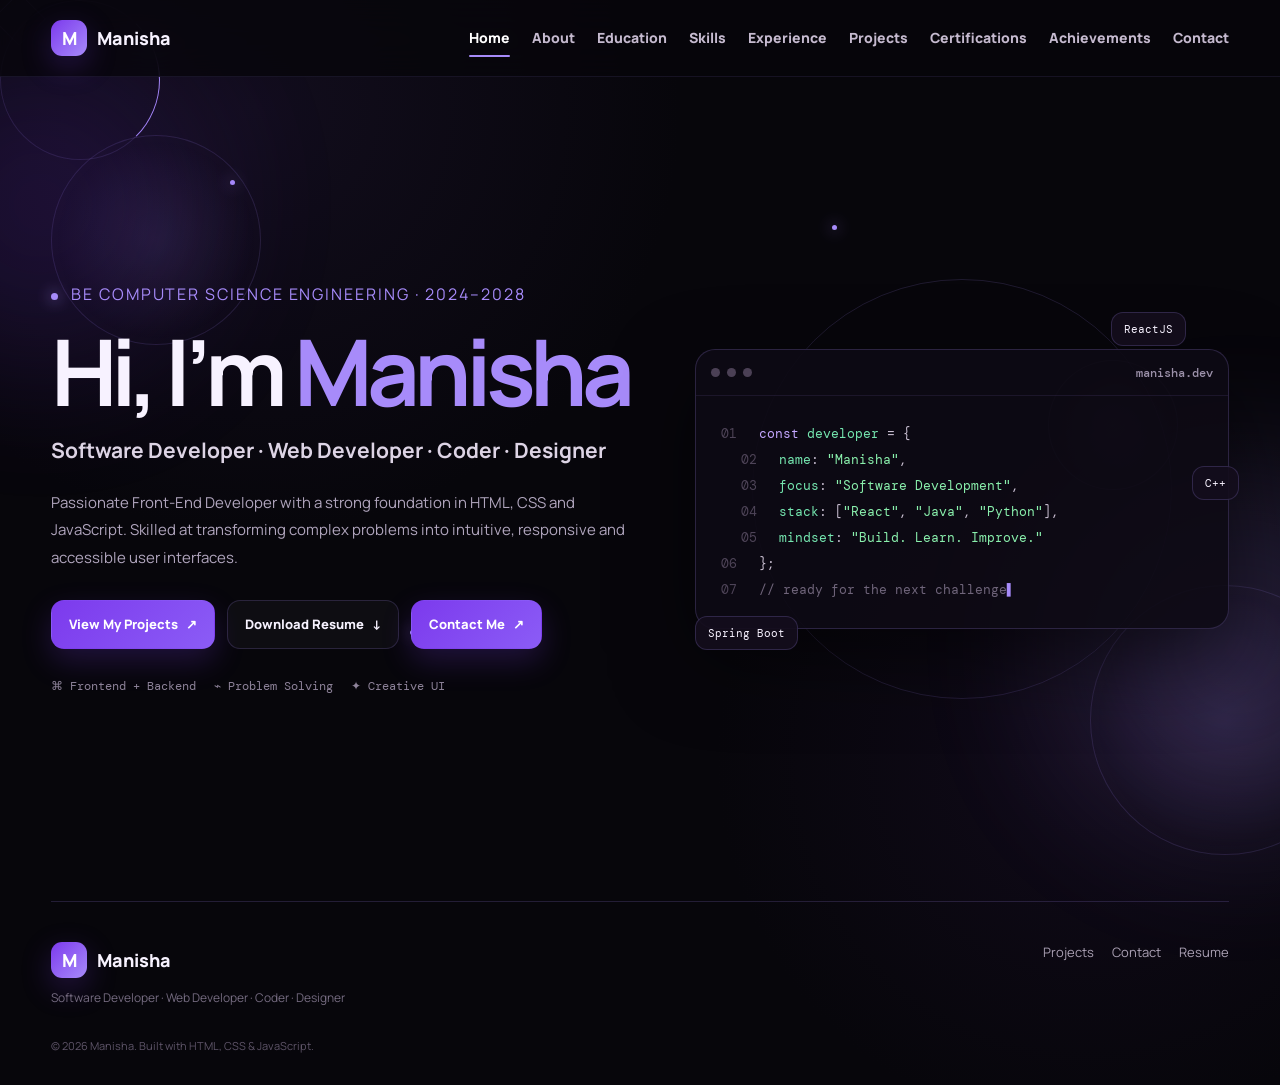
<file: index.html>
<!DOCTYPE html>
<html lang="en">

<head>
  <meta charset="UTF-8">
  <meta name="viewport" content="width=device-width, initial-scale=1.0">
  <meta name="description" content="Manisha — Software Developer, Web Developer, Coder and Designer portfolio.">
  <title>Home | Manisha Portfolio</title>
  <link rel="preconnect" href="https://fonts.googleapis.com">
  <link rel="preconnect" href="https://fonts.gstatic.com" crossorigin>
  <link
    href="https://fonts.googleapis.com/css2?family=DM+Mono:wght@400;500&family=Manrope:wght@400;500;600;700;800&display=swap"
    rel="stylesheet">
  <link rel="stylesheet" href="styles.css">
</head>

<body>
  <div class="page-glow page-glow-a"></div>
  <div class="page-glow page-glow-b"></div>
  <div class="animated-bg" aria-hidden="true"><span class="bg-orb o1"></span><span class="bg-orb o2"></span><span
      class="bg-orb o3"></span><span class="bg-ring"></span><span class="bg-square"></span><span
      class="bg-dot d1"></span><span class="bg-dot d2"></span><span class="bg-dot d3"></span></div>
  <header class="site-header">
    <nav class="nav shell">
      <a class="brand" href="index.html"><span class="brand-mark">M</span><span>Manisha</span></a>
      <button class="menu-toggle" id="menuToggle"
        aria-label="Open navigation"><span></span><span></span><span></span></button>
      <div class="nav-links" id="navLinks">
        <a href="index.html" class="nav-link" data-page="index.html">Home</a><a href="about.html" class="nav-link"
          data-page="about.html">About</a><a href="education.html" class="nav-link"
          data-page="education.html">Education</a><a href="skills.html" class="nav-link"
          data-page="skills.html">Skills</a><a href="experience.html" class="nav-link"
          data-page="experience.html">Experience</a><a href="projects.html" class="nav-link"
          data-page="projects.html">Projects</a><a href="certifications.html" class="nav-link"
          data-page="certifications.html">Certifications</a><a href="achievements.html" class="nav-link"
          data-page="achievements.html">Achievements</a><a href="contact.html" class="nav-link"
          data-page="contact.html">Contact</a>
      </div>
    </nav>
  </header>
  <main>
    <section class="hero shell page-section">
      <div class="hero-copy reveal">
        <p style="font: 800 18px,'DM Mono', monospace;
    color: var(--accent);
    text-transform: uppercase;
    letter-spacing: .12em;"><span class="pulse-dot"></span> BE Computer Science Engineering · 2024–2028</p>
        <h1>Hi, I’m <span>Manisha</span></h1>
        <p class="hero-role">Software Developer <b>·</b> Web Developer <b>·</b> Coder <b>·</b> Designer</p>
        <p class="hero-text">Passionate Front-End Developer with a strong foundation in HTML, CSS and JavaScript.
          Skilled at transforming complex problems into intuitive, responsive and accessible user interfaces.</p>
        <div class="hero-actions">
          <a class="btn btn-primary" href="projects.html">View My Projects <span>↗</span></a>
          <a class="btn btn-ghost" href="resume.html" target="_blank">Download Resume <span>↓</span></a>
          <a class="btn btn-primary" href="contact.html">Contact Me<span>↗</span></a>
        </div>
        <div class="hero-meta"><span>⌘ Frontend + Backend</span><span>⌁ Problem Solving</span><span>✦ Creative UI</span>
        </div>
      </div>
      <div class="hero-visual reveal delay-1">
        <div class="terminal-window">
          <div class="terminal-bar"><i></i><i></i><i></i><b>manisha.dev</b></div>
          <div class="terminal-body">
            <div><em>01</em> <span class="purple">const</span> <span class="cyan">developer</span> = {</div>
            <div class="indent"><em>02</em> <span class="cyan">name</span>: <span class="green">"Manisha"</span>,</div>
            <div class="indent"><em>03</em> <span class="cyan">focus</span>: <span class="green">"Software
                Development"</span>,</div>
            <div class="indent"><em>04</em> <span class="cyan">stack</span>: [<span class="green">"React"</span>, <span
                class="green">"Java"</span>, <span class="green">"Python"</span>],</div>
            <div class="indent"><em>05</em> <span class="cyan">mindset</span>: <span class="green">"Build. Learn.
                Improve."</span></div>
            <div><em>06</em> };</div>
            <div class="muted"><em>07</em> // ready for the next challenge<span class="cursor">▌</span></div>
          </div>
        </div>
        <span class="orbit-card orbit-one">ReactJS</span><span class="orbit-card orbit-two">Spring Boot</span><span
          class="orbit-card orbit-three">C++</span>
        <div class="hero-ring"></div>
      </div>
    </section>
  </main>
  <footer class="footer shell">
    <div><a class="brand" href="index.html"><span class="brand-mark">M</span><span>Manisha</span></a>
      <p>Software Developer · Web Developer · Coder · Designer</p>
    </div>
    <div class="footer-links"><a href="projects.html">Projects</a><a href="contact.html">Contact</a><a
        href="resume.html">Resume</a></div>
    <div class="footer-bottom">© 2026 Manisha. Built with HTML, CSS & JavaScript.</div>
  </footer>
  <button class="back-top" id="backTop" aria-label="Back to top">↑</button>
  <script src="app.js"></script>
</body>

</html>
</file>
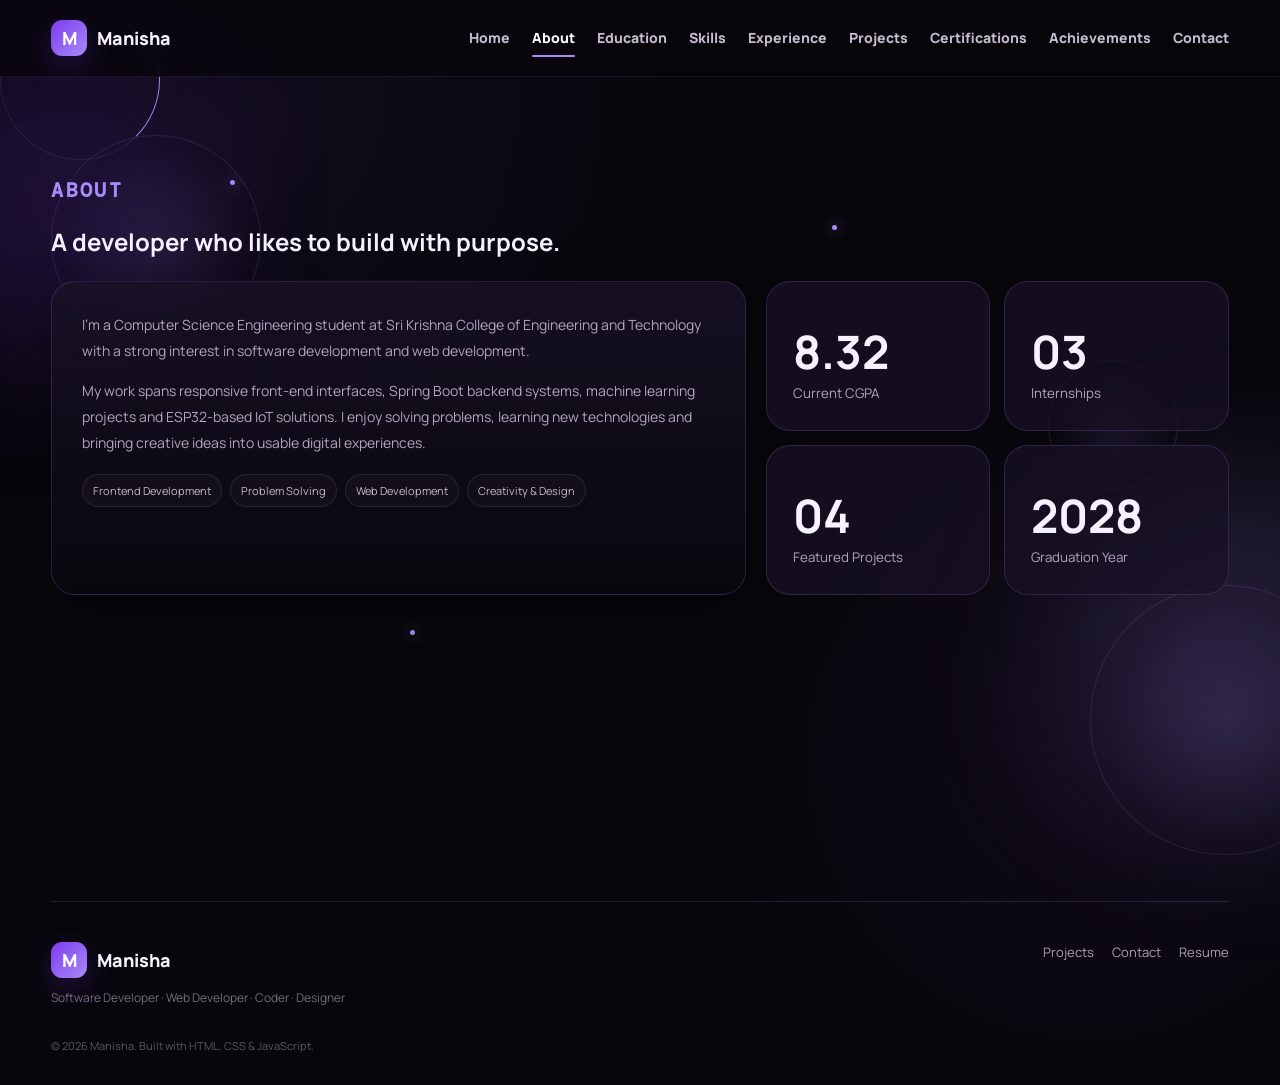
<file: about.html>
<!DOCTYPE html>
<html lang="en">

<head>
  <meta charset="UTF-8">
  <meta name="viewport" content="width=device-width, initial-scale=1.0">
  <meta name="description" content="Manisha — Software Developer, Web Developer, Coder and Designer portfolio.">
  <title>About | Manisha Portfolio</title>
  <link rel="preconnect" href="https://fonts.googleapis.com">
  <link rel="preconnect" href="https://fonts.gstatic.com" crossorigin>
  <link
    href="https://fonts.googleapis.com/css2?family=DM+Mono:wght@400;500&family=Manrope:wght@400;500;600;700;800&display=swap"
    rel="stylesheet">
  <link rel="stylesheet" href="styles.css">
</head>

<body>
  <div class="page-glow page-glow-a"></div>
  <div class="page-glow page-glow-b"></div>
  <div class="animated-bg" aria-hidden="true"><span class="bg-orb o1"></span><span class="bg-orb o2"></span><span
      class="bg-orb o3"></span><span class="bg-ring"></span><span class="bg-square"></span><span
      class="bg-dot d1"></span><span class="bg-dot d2"></span><span class="bg-dot d3"></span></div>
  <header class="site-header">
    <nav class="nav shell">
      <a class="brand" href="index.html"><span class="brand-mark">M</span><span>Manisha</span></a>
      <button class="menu-toggle" id="menuToggle"
        aria-label="Open navigation"><span></span><span></span><span></span></button>
      <div class="nav-links" id="navLinks">
        <a href="index.html" class="nav-link" data-page="index.html">Home</a><a href="about.html" class="nav-link"
          data-page="about.html">About</a><a href="education.html" class="nav-link"
          data-page="education.html">Education</a><a href="skills.html" class="nav-link"
          data-page="skills.html">Skills</a><a href="experience.html" class="nav-link"
          data-page="experience.html">Experience</a><a href="projects.html" class="nav-link"
          data-page="projects.html">Projects</a><a href="certifications.html" class="nav-link"
          data-page="certifications.html">Certifications</a><a href="achievements.html" class="nav-link"
          data-page="achievements.html">Achievements</a><a href="contact.html" class="nav-link"
          data-page="contact.html">Contact</a>
      </div>
    </nav>
  </header>
  <main>
    <section class="content-page shell page-section">
      <div class="page-header reveal">
        <div>
          <p class="eyebrow">About</p>
          <h1>A developer who likes to <span>build with purpose.</span></h1>
        </div>
      </div>
      <div class="about-grid">
        <article class="panel reveal">
          <p>I’m a Computer Science Engineering student at Sri Krishna College of Engineering and Technology with a
            strong interest in software development and web development.</p>
          <p>My work spans responsive front-end interfaces, Spring Boot backend systems, machine learning projects and
            ESP32-based IoT solutions. I enjoy solving problems, learning new technologies and bringing creative ideas
            into usable digital experiences.</p>
          <div class="tags"><span>Frontend Development</span><span>Problem Solving</span><span>Web
              Development</span><span>Creativity & Design</span></div>
        </article>
        <div class="stats reveal delay-1">
          <div class="stat"><strong>8.32</strong><small>Current CGPA</small></div>
          <div class="stat"><strong>03</strong><small>Internships</small></div>
          <div class="stat"><strong>04</strong><small>Featured Projects</small></div>
          <div class="stat"><strong>2028</strong><small>Graduation Year</small></div>
        </div>
      </div>
    </section>
  </main>
  <footer class="footer shell">
    <div><a class="brand" href="index.html"><span class="brand-mark">M</span><span>Manisha</span></a>
      <p>Software Developer · Web Developer · Coder · Designer</p>
    </div>
    <div class="footer-links"><a href="projects.html">Projects</a><a href="contact.html">Contact</a><a
        href="resume.html">Resume</a></div>
    <div class="footer-bottom">© 2026 Manisha. Built with HTML, CSS & JavaScript.</div>
  </footer>
  <button class="back-top" id="backTop" aria-label="Back to top">↑</button>
  <script src="app.js"></script>
</body>

</html>
</file>
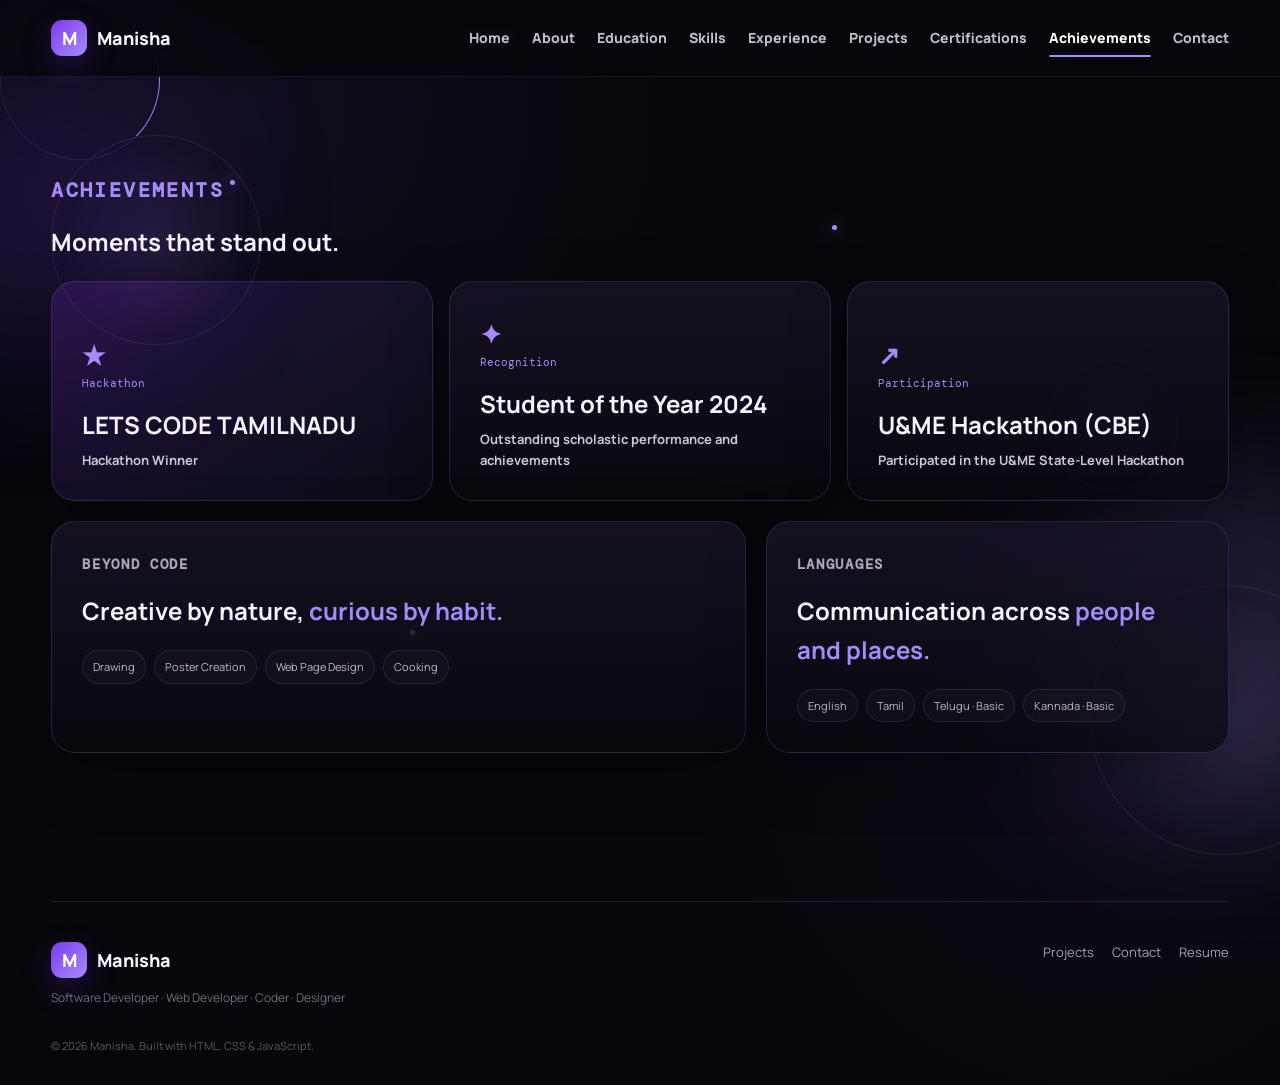
<file: achievements.html>
<!DOCTYPE html>
<html lang="en">

<head>
  <meta charset="UTF-8">
  <meta name="viewport" content="width=device-width, initial-scale=1.0">
  <meta name="description" content="Manisha — Software Developer, Web Developer, Coder and Designer portfolio.">
  <title>Achievements | Manisha Portfolio</title>
  <link rel="preconnect" href="https://fonts.googleapis.com">
  <link rel="preconnect" href="https://fonts.gstatic.com" crossorigin>
  <link
    href="https://fonts.googleapis.com/css2?family=DM+Mono:wght@400;500&family=Manrope:wght@400;500;600;700;800&display=swap"
    rel="stylesheet">
  <link rel="stylesheet" href="styles.css">
</head>

<body>
  <div class="page-glow page-glow-a"></div>
  <div class="page-glow page-glow-b"></div>
  <div class="animated-bg" aria-hidden="true"><span class="bg-orb o1"></span><span class="bg-orb o2"></span><span
      class="bg-orb o3"></span><span class="bg-ring"></span><span class="bg-square"></span><span
      class="bg-dot d1"></span><span class="bg-dot d2"></span><span class="bg-dot d3"></span></div>
  <header class="site-header">
    <nav class="nav shell">
      <a class="brand" href="index.html"><span class="brand-mark">M</span><span>Manisha</span></a>
      <button class="menu-toggle" id="menuToggle"
        aria-label="Open navigation"><span></span><span></span><span></span></button>
      <div class="nav-links" id="navLinks">
        <a href="index.html" class="nav-link" data-page="index.html">Home</a><a href="about.html" class="nav-link"
          data-page="about.html">About</a><a href="education.html" class="nav-link"
          data-page="education.html">Education</a><a href="skills.html" class="nav-link"
          data-page="skills.html">Skills</a><a href="experience.html" class="nav-link"
          data-page="experience.html">Experience</a><a href="projects.html" class="nav-link"
          data-page="projects.html">Projects</a><a href="certifications.html" class="nav-link"
          data-page="certifications.html">Certifications</a><a href="achievements.html" class="nav-link"
          data-page="achievements.html">Achievements</a><a href="contact.html" class="nav-link"
          data-page="contact.html">Contact</a>
      </div>
    </nav>
  </header>
  <main>
    <section class="content-page shell page-section">
      <div class="page-header reveal">
        <div>
          <p class="eyebrow">Achievements</p>
          <h1>Moments that <span>stand out.</span></h1>
        </div>
      </div>
      <div class="card-grid three">
        <article class="achievement-card reveal"><b class="achievement-icon">★</b><small>Hackathon</small>
          <h2>LETS CODE TAMILNADU</h2><strong>Hackathon Winner</strong>
        </article>
        <article class="achievement-card reveal delay-1"><b class="achievement-icon">✦</b><small>Recognition</small>
          <h2>Student of the Year 2024</h2><strong>Outstanding scholastic performance and achievements</strong>
        </article>
        <article class="achievement-card reveal delay-2"><b class="achievement-icon">↗</b><small>Participation</small>
          <h2>U&ME Hackathon (CBE)</h2><strong>Participated in the U&ME State-Level Hackathon</strong>
        </article>
      </div>
      <div class="about-grid life-block">
        <article class="panel reveal">
          <p class="eyebrow">Beyond code</p>
          <h2>Creative by nature, <span>curious by habit.</span></h2>
          <div class="tags"><span>Drawing</span><span>Poster Creation</span><span>Web Page
              Design</span><span>Cooking</span></div>
        </article>
        <article class="panel reveal delay-1">
          <p class="eyebrow">Languages</p>
          <h2>Communication across <span>people and places.</span></h2>
          <div class="tags"><span>English</span><span>Tamil</span><span>Telugu · Basic</span><span>Kannada ·
              Basic</span></div>
        </article>
      </div>
    </section>
  </main>
  <footer class="footer shell">
    <div><a class="brand" href="index.html"><span class="brand-mark">M</span><span>Manisha</span></a>
      <p>Software Developer · Web Developer · Coder · Designer</p>
    </div>
    <div class="footer-links"><a href="projects.html">Projects</a><a href="contact.html">Contact</a><a
        href="resume.html">Resume</a></div>
    <div class="footer-bottom">© 2026 Manisha. Built with HTML, CSS & JavaScript.</div>
  </footer>
  <button class="back-top" id="backTop" aria-label="Back to top">↑</button>
  <script src="app.js"></script>
</body>

</html>
</file>
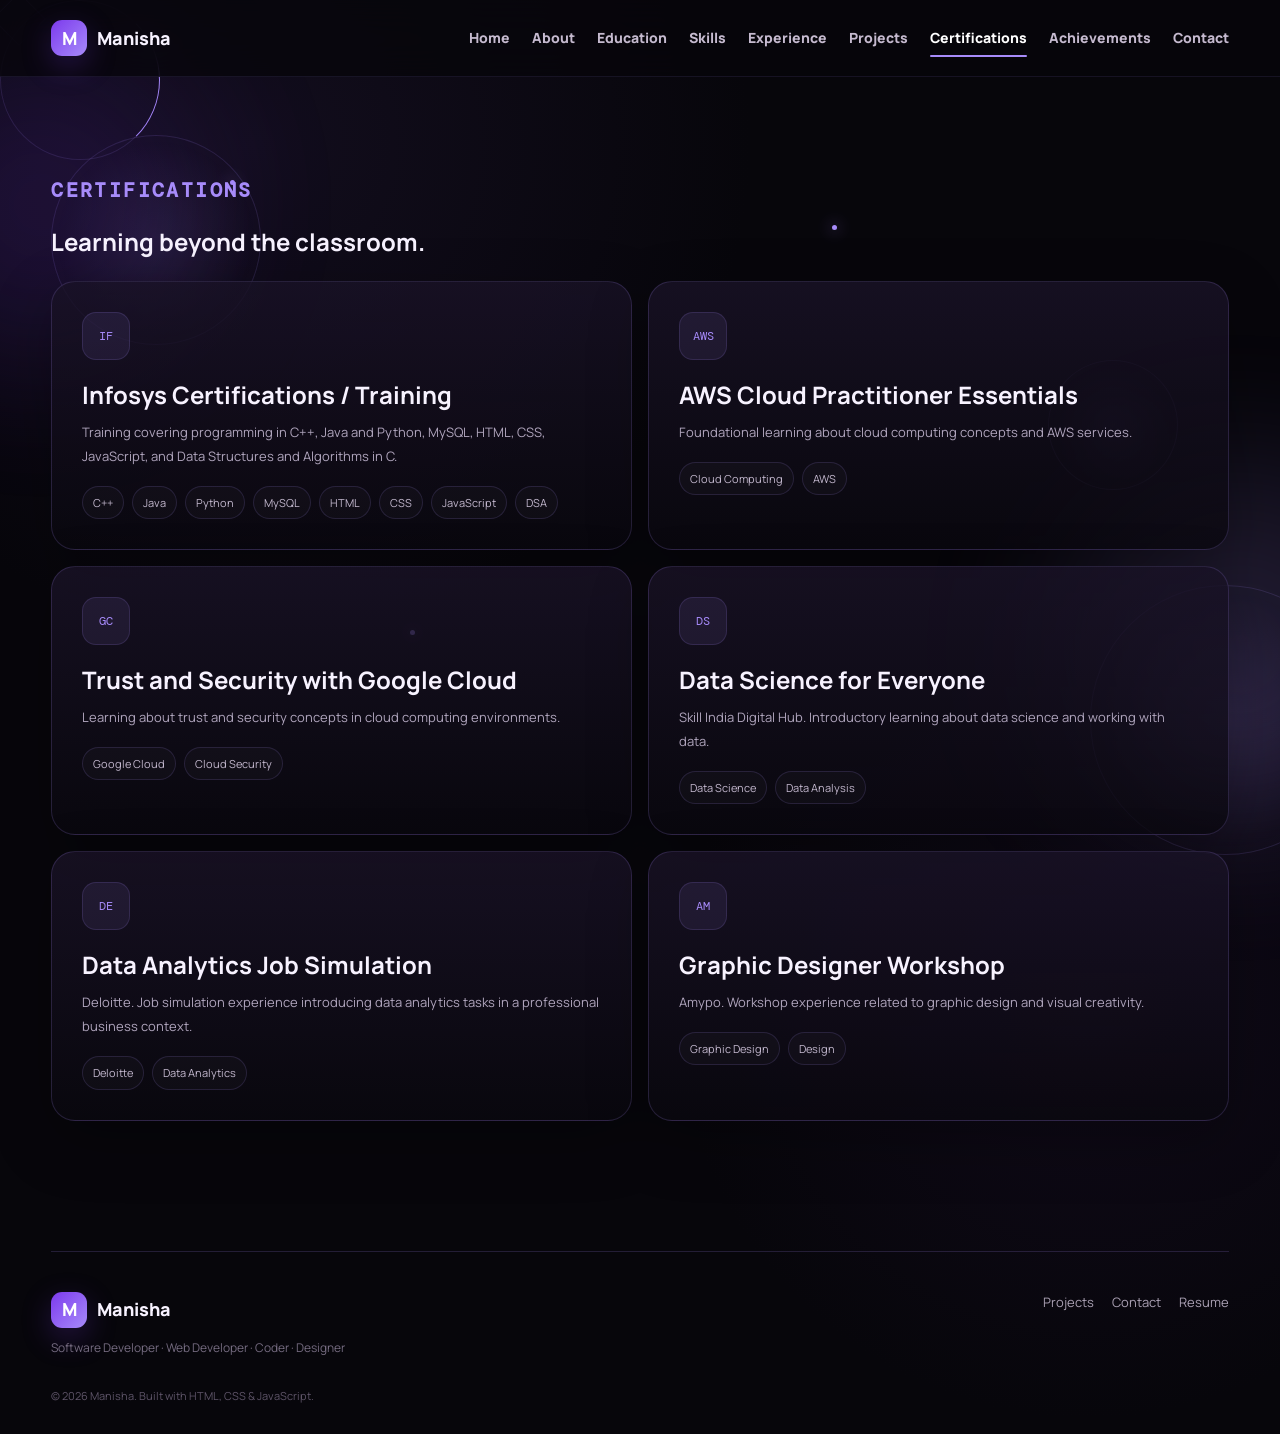
<file: certifications.html>
<!DOCTYPE html>
<html lang="en">

<head>
  <meta charset="UTF-8">
  <meta name="viewport" content="width=device-width, initial-scale=1.0">
  <meta name="description" content="Manisha — Software Developer, Web Developer, Coder and Designer portfolio.">
  <title>Certifications | Manisha Portfolio</title>

  <link rel="preconnect" href="https://fonts.googleapis.com">
  <link rel="preconnect" href="https://fonts.gstatic.com" crossorigin>
  <link
    href="https://fonts.googleapis.com/css2?family=DM+Mono:wght@400;500&family=Manrope:wght@400;500;600;700;800&display=swap"
    rel="stylesheet">

  <link rel="stylesheet" href="styles.css">
</head>

<body>

  <!-- Animated Background -->
  <div class="page-glow page-glow-a"></div>
  <div class="page-glow page-glow-b"></div>

  <div class="animated-bg" aria-hidden="true">
    <span class="bg-orb o1"></span>
    <span class="bg-orb o2"></span>
    <span class="bg-orb o3"></span>
    <span class="bg-ring"></span>
    <span class="bg-square"></span>
    <span class="bg-dot d1"></span>
    <span class="bg-dot d2"></span>
    <span class="bg-dot d3"></span>
  </div>

  <!-- Navigation -->
  <header class="site-header">
    <nav class="nav shell">

      <a class="brand" href="index.html">
        <span class="brand-mark">M</span>
        <span>Manisha</span>
      </a>

      <button class="menu-toggle" id="menuToggle" aria-label="Open navigation">
        <span></span>
        <span></span>
        <span></span>
      </button>

      <div class="nav-links" id="navLinks">
        <a href="index.html" class="nav-link" data-page="index.html">Home</a>
        <a href="about.html" class="nav-link" data-page="about.html">About</a>
        <a href="education.html" class="nav-link" data-page="education.html">Education</a>
        <a href="skills.html" class="nav-link" data-page="skills.html">Skills</a>
        <a href="experience.html" class="nav-link" data-page="experience.html">Experience</a>
        <a href="projects.html" class="nav-link" data-page="projects.html">Projects</a>
        <a href="certifications.html" class="nav-link" data-page="certifications.html">Certifications</a>
        <a href="achievements.html" class="nav-link" data-page="achievements.html">Achievements</a>
        <a href="contact.html" class="nav-link" data-page="contact.html">Contact</a>
      </div>

    </nav>
  </header>

  <!-- Certifications Content -->
  <main>
    <section class="content-page shell page-section">

      <div class="page-header reveal">
        <div>
          <p class="eyebrow">Certifications</p>
          <h1>Learning beyond the <span>classroom.</span></h1>
        </div>
      </div>

      <div class="card-grid two">

        <!-- Infosys Training -->
        <article class="panel cert-card reveal">
          <b class="icon">IF</b>

          <div>
            <h2>Infosys Certifications / Training</h2>

            <p>
              Training covering programming in C++, Java and Python,
              MySQL, HTML, CSS, JavaScript, and Data Structures and
              Algorithms in C.
            </p>

            <div class="tags">
              <span>C++</span>
              <span>Java</span>
              <span>Python</span>
              <span>MySQL</span>
              <span>HTML</span>
              <span>CSS</span>
              <span>JavaScript</span>
              <span>DSA</span>
            </div>
          </div>
        </article>

        <!-- AWS -->
        <article class="panel cert-card reveal delay-1">
          <b class="icon">AWS</b>

          <div>
            <h2>AWS Cloud Practitioner Essentials</h2>

            <p>
              Foundational learning about cloud computing concepts
              and AWS services.
            </p>

            <div class="tags">
              <span>Cloud Computing</span>
              <span>AWS</span>
            </div>
          </div>
        </article>

        <!-- Google Cloud -->
        <article class="panel cert-card reveal">
          <b class="icon">GC</b>

          <div>
            <h2>Trust and Security with Google Cloud</h2>

            <p>
              Learning about trust and security concepts in cloud
              computing environments.
            </p>

            <div class="tags">
              <span>Google Cloud</span>
              <span>Cloud Security</span>
            </div>
          </div>
        </article>

        <!-- Data Science -->
        <article class="panel cert-card reveal delay-1">
          <b class="icon">DS</b>

          <div>
            <h2>Data Science for Everyone</h2>

            <p>
              Skill India Digital Hub. Introductory learning about
              data science and working with data.
            </p>

            <div class="tags">
              <span>Data Science</span>
              <span>Data Analysis</span>
            </div>
          </div>
        </article>

        <!-- Deloitte -->
        <article class="panel cert-card reveal">
          <b class="icon">DE</b>

          <div>
            <h2>Data Analytics Job Simulation</h2>

            <p>
              Deloitte. Job simulation experience introducing data
              analytics tasks in a professional business context.
            </p>

            <div class="tags">
              <span>Deloitte</span>
              <span>Data Analytics</span>
            </div>
          </div>
        </article>

        <!-- Graphic Design Workshop -->
        <article class="panel cert-card reveal delay-1">
          <b class="icon">AM</b>

          <div>
            <h2>Graphic Designer Workshop</h2>

            <p>
              Amypo. Workshop experience related to graphic design
              and visual creativity.
            </p>

            <div class="tags">
              <span>Graphic Design</span>
              <span>Design</span>
            </div>
          </div>
        </article>

      </div>

    </section>
  </main>

  <!-- Footer -->
  <footer class="footer shell">

    <div>
      <a class="brand" href="index.html">
        <span class="brand-mark">M</span>
        <span>Manisha</span>
      </a>

      <p>Software Developer · Web Developer · Coder · Designer</p>
    </div>

    <div class="footer-links">
      <a href="projects.html">Projects</a>
      <a href="contact.html">Contact</a>
      <a href="resume.html">Resume</a>
    </div>

    <div class="footer-bottom">
      © 2026 Manisha. Built with HTML, CSS &amp; JavaScript.
    </div>

  </footer>

  <button class="back-top" id="backTop" aria-label="Back to top">↑</button>

  <script src="app.js"></script>

</body>
</html>
</file>
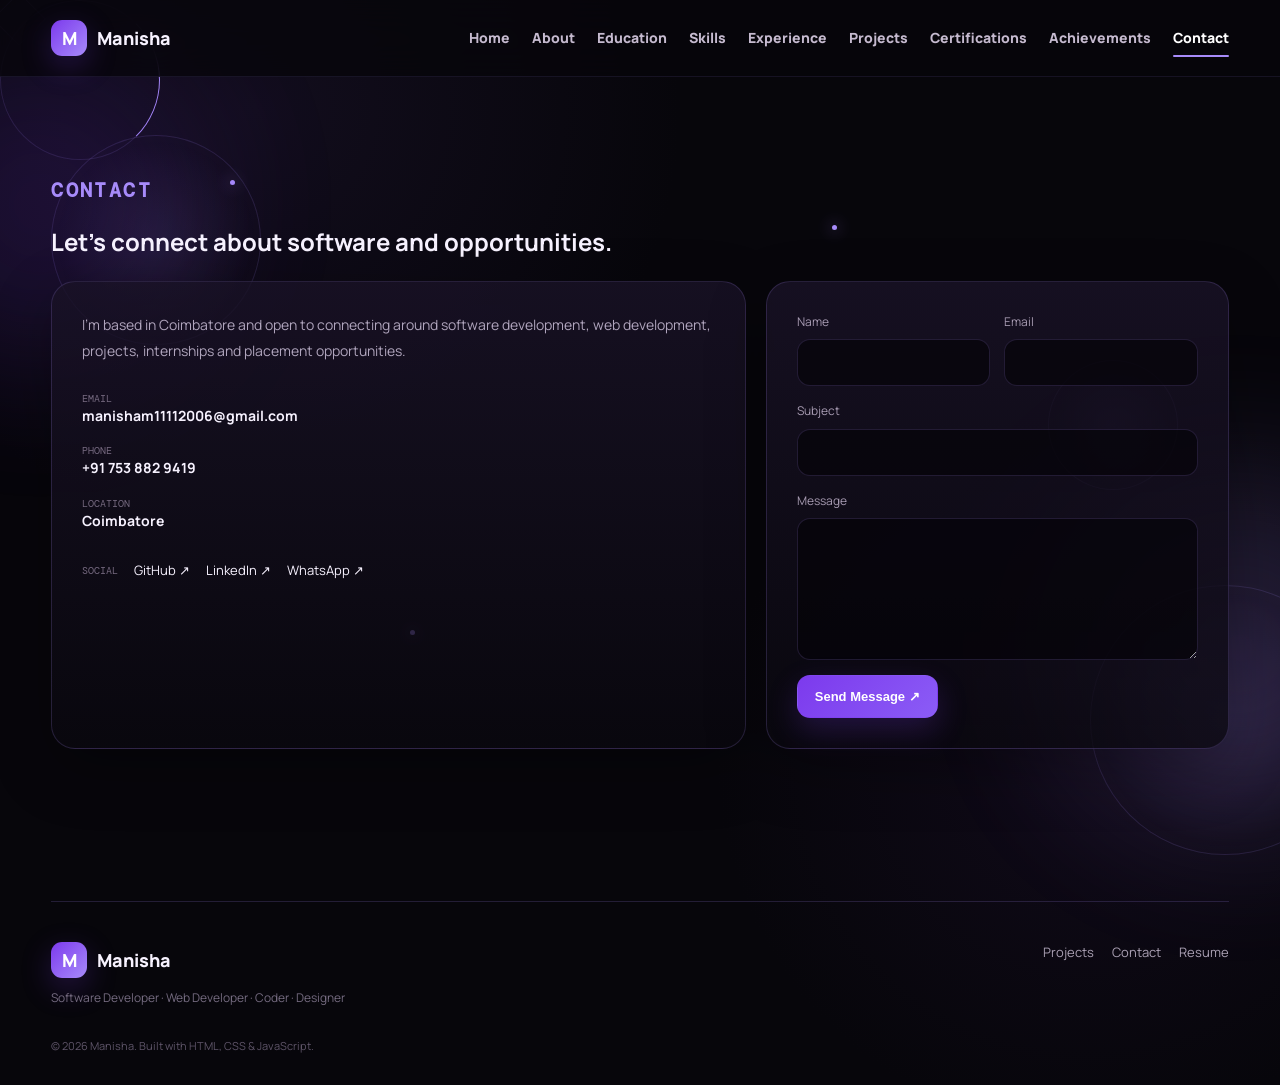
<file: contact.html>
<!DOCTYPE html>
<html lang="en">

<head>
  <meta charset="UTF-8">
  <meta name="viewport" content="width=device-width, initial-scale=1.0">
  <meta name="description" content="Manisha — Software Developer, Web Developer, Coder and Designer portfolio.">
  <title>Contact | Manisha Portfolio</title>
  <link rel="preconnect" href="https://fonts.googleapis.com">
  <link rel="preconnect" href="https://fonts.gstatic.com" crossorigin>
  <link
    href="https://fonts.googleapis.com/css2?family=DM+Mono:wght@400;500&family=Manrope:wght@400;500;600;700;800&display=swap"
    rel="stylesheet">
  <link rel="stylesheet" href="styles.css">
</head>

<body>
  <div class="page-glow page-glow-a"></div>
  <div class="page-glow page-glow-b"></div>
  <div class="animated-bg" aria-hidden="true"><span class="bg-orb o1"></span><span class="bg-orb o2"></span><span
      class="bg-orb o3"></span><span class="bg-ring"></span><span class="bg-square"></span><span
      class="bg-dot d1"></span><span class="bg-dot d2"></span><span class="bg-dot d3"></span></div>
  <header class="site-header">
    <nav class="nav shell">
      <a class="brand" href="index.html"><span class="brand-mark">M</span><span>Manisha</span></a>
      <button class="menu-toggle" id="menuToggle"
        aria-label="Open navigation"><span></span><span></span><span></span></button>
      <div class="nav-links" id="navLinks">
        <a href="index.html" class="nav-link" data-page="index.html">Home</a><a href="about.html" class="nav-link"
          data-page="about.html">About</a><a href="education.html" class="nav-link"
          data-page="education.html">Education</a><a href="skills.html" class="nav-link"
          data-page="skills.html">Skills</a><a href="experience.html" class="nav-link"
          data-page="experience.html">Experience</a><a href="projects.html" class="nav-link"
          data-page="projects.html">Projects</a><a href="certifications.html" class="nav-link"
          data-page="certifications.html">Certifications</a><a href="achievements.html" class="nav-link"
          data-page="achievements.html">Achievements</a><a href="contact.html" class="nav-link"
          data-page="contact.html">Contact</a>
      </div>
    </nav>
  </header>
  <main>
    <section class="content-page shell page-section">
      <div class="page-header reveal">
        <div>
          <p class="eyebrow">Contact</p>
          <h1>Let’s connect about <span>software and opportunities.</span></h1>
        </div>
      </div>
      <div class="contact-grid">
        <article class="panel contact-info reveal">
          <p>I’m based in Coimbatore and open to connecting around software development, web development, projects,
            internships and placement opportunities.</p>
          <div class="contact-list"><a
              href="mailto:manisham11112006@gmail.com"><small>Email</small><strong>manisham11112006@gmail.com</strong></a><a
              href="tel:+917538829419"><small>Phone</small><strong>+91 753 882 9419</strong></a>
            <div><small>Location</small><strong>Coimbatore</strong></div>
          </div>
          <div class="social-links"><span>Social</span><a href="https://github.com/manisham1111" target="_blank">GitHub
              ↗</a><a href="https://www.linkedin.com/in/manisha-m-a74a48327?utm_source=share_via&utm_content=profile&utm_medium=member_android" target="_blank">LinkedIn ↗</a>
          <a href="https://wa.me/917538829419?text=Hi%20Manisha%2C%20I%20visited%20your%20portfolio." target="_blank">
            WhatsApp ↗
          </a></div>
        </article>
        <form class="panel contact-form reveal delay-1" id="contactForm">
          <div class="form-grid"><label>Name<input name="name" required></label><label>Email<input name="email"
                type="email" required></label></div>
          <label>Subject<input name="subject" required></label><label>Message<textarea name="message" rows="6"
              required></textarea></label>
          <div class="form-actions"><button class="btn btn-primary" type="submit">Send Message ↗</button><span
              id="formStatus"></span></div>
        </form>
      </div>
    </section>
  </main>
  <footer class="footer shell">
    <div><a class="brand" href="index.html"><span class="brand-mark">M</span><span>Manisha</span></a>
      <p>Software Developer · Web Developer · Coder · Designer</p>
    </div>
    <div class="footer-links"><a href="projects.html">Projects</a><a href="contact.html">Contact</a><a
        href="resume.html">Resume</a></div>
    <div class="footer-bottom">© 2026 Manisha. Built with HTML, CSS & JavaScript.</div>
  </footer>
  <button class="back-top" id="backTop" aria-label="Back to top">↑</button>
  <script src="app.js"></script>
</body>

</html>
</file>
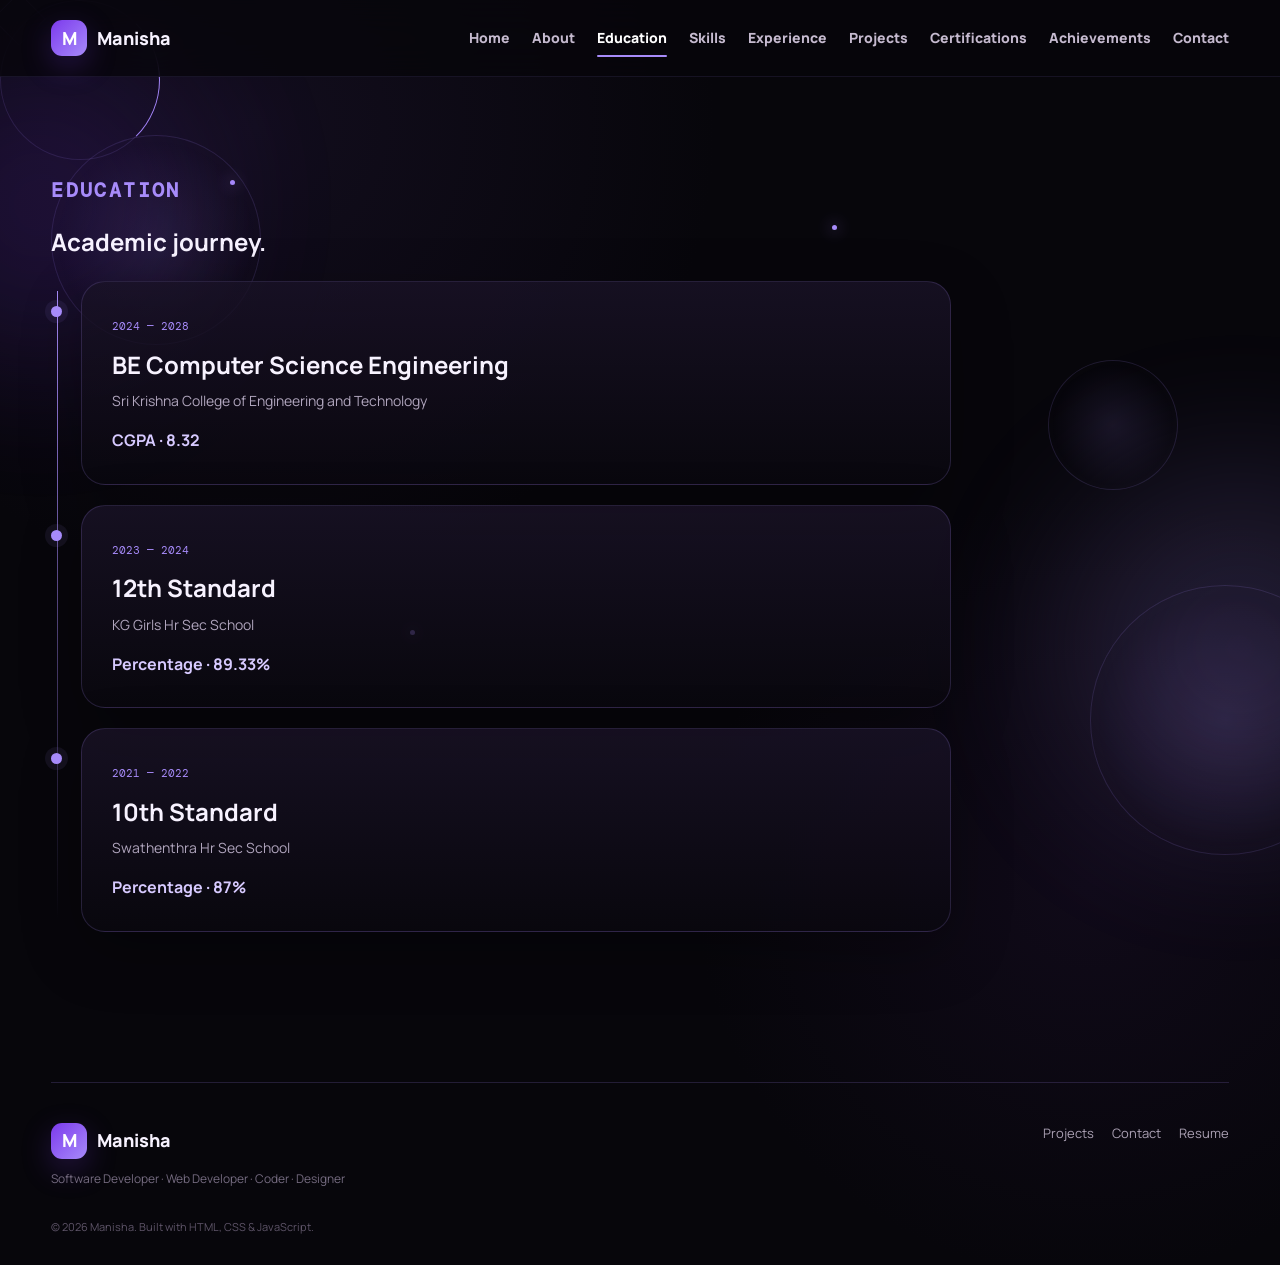
<file: education.html>
<!DOCTYPE html>
<html lang="en">

<head>
  <meta charset="UTF-8">
  <meta name="viewport" content="width=device-width, initial-scale=1.0">
  <meta name="description" content="Manisha — Software Developer, Web Developer, Coder and Designer portfolio.">
  <title>Education | Manisha Portfolio</title>
  <link rel="preconnect" href="https://fonts.googleapis.com">
  <link rel="preconnect" href="https://fonts.gstatic.com" crossorigin>
  <link
    href="https://fonts.googleapis.com/css2?family=DM+Mono:wght@400;500&family=Manrope:wght@400;500;600;700;800&display=swap"
    rel="stylesheet">
  <link rel="stylesheet" href="styles.css">
</head>

<body>
  <div class="page-glow page-glow-a"></div>
  <div class="page-glow page-glow-b"></div>
  <div class="animated-bg" aria-hidden="true"><span class="bg-orb o1"></span><span class="bg-orb o2"></span><span
      class="bg-orb o3"></span><span class="bg-ring"></span><span class="bg-square"></span><span
      class="bg-dot d1"></span><span class="bg-dot d2"></span><span class="bg-dot d3"></span></div>
  <header class="site-header">
    <nav class="nav shell">
      <a class="brand" href="index.html"><span class="brand-mark">M</span><span>Manisha</span></a>
      <button class="menu-toggle" id="menuToggle"
        aria-label="Open navigation"><span></span><span></span><span></span></button>
      <div class="nav-links" id="navLinks">
        <a href="index.html" class="nav-link" data-page="index.html">Home</a><a href="about.html" class="nav-link"
          data-page="about.html">About</a><a href="education.html" class="nav-link"
          data-page="education.html">Education</a><a href="skills.html" class="nav-link"
          data-page="skills.html">Skills</a><a href="experience.html" class="nav-link"
          data-page="experience.html">Experience</a><a href="projects.html" class="nav-link"
          data-page="projects.html">Projects</a><a href="certifications.html" class="nav-link"
          data-page="certifications.html">Certifications</a><a href="achievements.html" class="nav-link"
          data-page="achievements.html">Achievements</a><a href="contact.html" class="nav-link"
          data-page="contact.html">Contact</a>
      </div>
    </nav>
  </header>
  <main>
    <section class="content-page shell page-section">
      <div class="page-header reveal">
        <div>
          <p class="eyebrow">Education</p>
          <h1>Academic <span>journey.</span></h1>
        </div>
      </div>
      <div class="timeline">
        <article class="timeline-item reveal">
          <div class="dot"></div>
          <div class="panel"><small>2024 — 2028</small>
            <h2>BE Computer Science Engineering</h2>
            <p>Sri Krishna College of Engineering and Technology</p><strong>CGPA · 8.32</strong>
          </div>
        </article>
        <article class="timeline-item reveal delay-1">
          <div class="dot"></div>
          <div class="panel"><small>2023 — 2024</small>
            <h2>12th Standard</h2>
            <p>KG Girls Hr Sec School</p><strong>Percentage · 89.33%</strong>
          </div>
        </article>
        <article class="timeline-item reveal delay-2">
          <div class="dot"></div>
          <div class="panel"><small>2021 — 2022</small>
            <h2>10th Standard</h2>
            <p>Swathenthra Hr Sec School</p><strong>Percentage · 87%</strong>
          </div>
        </article>
      </div>
    </section>
  </main>
  <footer class="footer shell">
    <div><a class="brand" href="index.html"><span class="brand-mark">M</span><span>Manisha</span></a>
      <p>Software Developer · Web Developer · Coder · Designer</p>
    </div>
    <div class="footer-links"><a href="projects.html">Projects</a><a href="contact.html">Contact</a><a
        href="resume.html">Resume</a></div>
    <div class="footer-bottom">© 2026 Manisha. Built with HTML, CSS & JavaScript.</div>
  </footer>
  <button class="back-top" id="backTop" aria-label="Back to top">↑</button>
  <script src="app.js"></script>
</body>

</html>
</file>
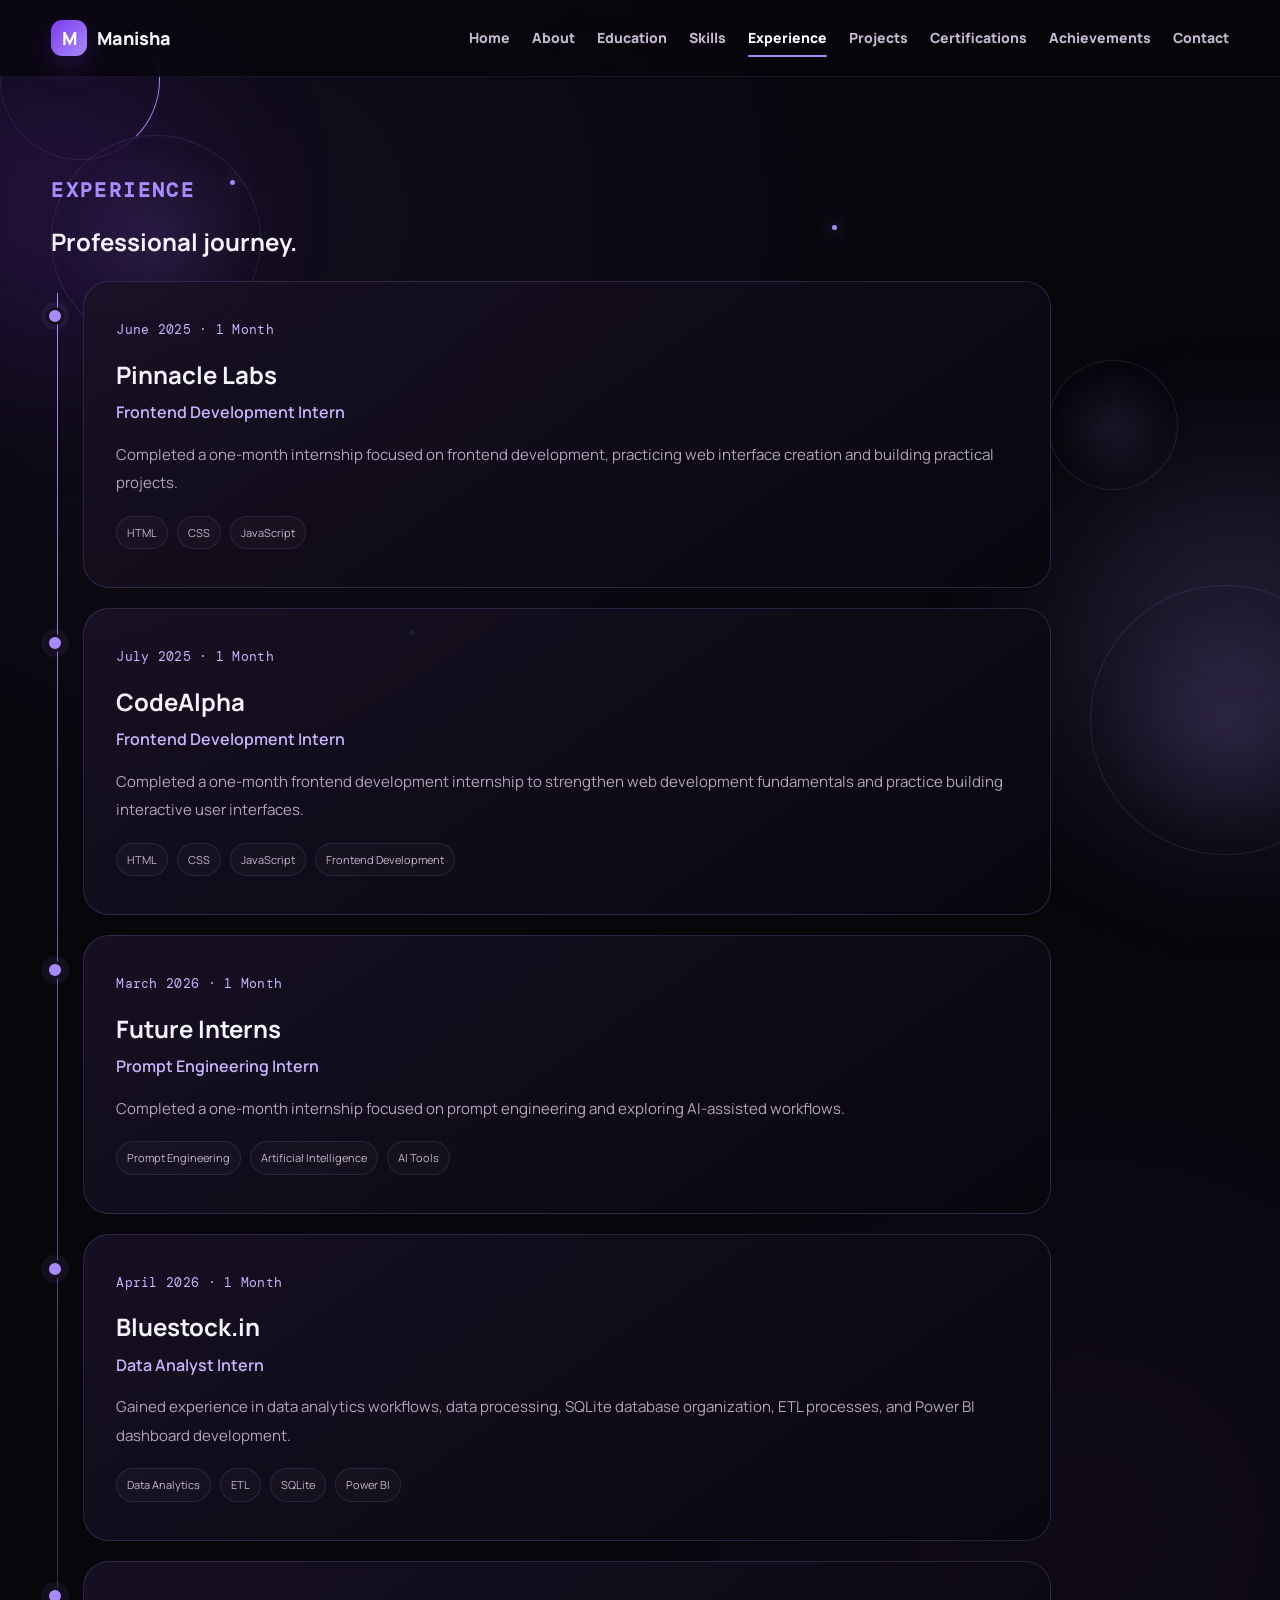
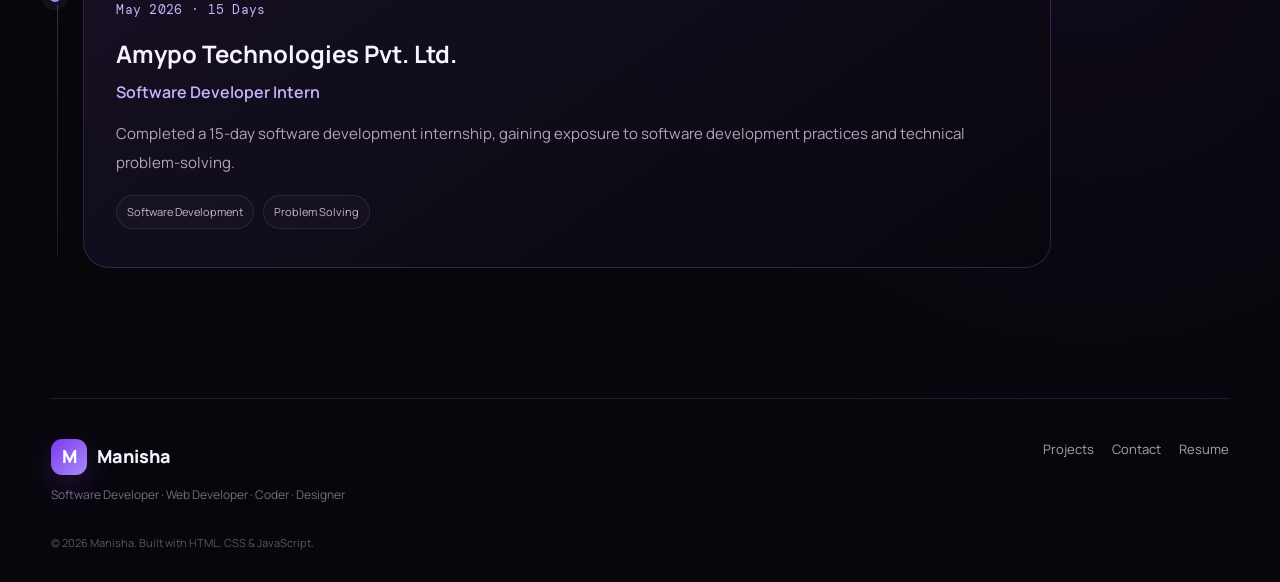
<file: experience.html>
<!DOCTYPE html>
<html lang="en">

<head>
  <meta charset="UTF-8">
  <meta name="viewport" content="width=device-width, initial-scale=1.0">
  <meta name="description" content="Manisha's software development, frontend development, prompt engineering and data analytics internship experience.">
  <title>Experience | Manisha Portfolio</title>

  <link rel="preconnect" href="https://fonts.googleapis.com">
  <link rel="preconnect" href="https://fonts.gstatic.com" crossorigin>
  <link
    href="https://fonts.googleapis.com/css2?family=DM+Mono:wght@400;500&family=Manrope:wght@400;500;600;700;800&display=swap"
    rel="stylesheet">

  <link rel="stylesheet" href="styles.css">

  <style>
    /* Experience timeline - matches the Education page */

    .experience-timeline {
      position: relative;
      display: flex;
      flex-direction: column;
      gap: 20px;
      padding-left: 32px;
      max-width: 1000px;
    }

    .experience-timeline::before {
      content: "";
      position: absolute;
      left: 6px;
      top: 12px;
      bottom: 12px;
      width: 1px;
      background: linear-gradient(
        to bottom,
        #a78bfa,
        rgba(167, 139, 250, 0.15)
      );
    }

    .experience-item {
      position: relative;
      width: 100%;
      padding: 38px 32px;
      border-radius: 26px;
      background: linear-gradient(
        145deg,
        rgba(25, 18, 38, 0.88),
        rgba(9, 7, 14, 0.96)
      );
      border: 1px solid rgba(167, 139, 250, 0.2);
      transition: border-color 0.3s ease, transform 0.3s ease;
    }

    .experience-item::before {
      content: "";
      position: absolute;
      left: -38px;
      top: 25px;
      width: 12px;
      height: 12px;
      border-radius: 50%;
      background: #a78bfa;
      border: 3px solid #171020;
      box-shadow: 0 0 0 5px rgba(167, 139, 250, 0.08);
    }

    .experience-item:hover {
      border-color: rgba(167, 139, 250, 0.48);
      transform: translateY(-3px);
    }

    .experience-item small {
      display: block;
      margin-bottom: 17px;
      color: #c4b5fd;
      font-family: "DM Mono", monospace;
      font-size: 0.8rem;
      letter-spacing: 0.3px;
    }

    .experience-item h2 {
      margin: 0 0 8px;
      color: var(--text, #f7f2ff);
      font-size: 1.5rem;
      font-weight: 700;
      line-height: 1.4;
    }

    .experience-item h3 {
      margin: 0 0 14px;
      color: #c4b5fd;
      font-size: 1rem;
      font-weight: 600;
      line-height: 1.7;
    }

    .experience-item p {
      margin: 0 0 18px;
      color: var(--muted, #b0a5bd);
      font-size: 0.94rem;
      line-height: 1.9;
    }

    .experience-item .tags {
      display: flex;
      flex-wrap: wrap;
      gap: 9px;
    }

    .experience-item .tags span {
      display: inline-block;
    }

    @media (max-width: 650px) {
      .experience-timeline {
        padding-left: 25px;
        gap: 16px;
      }

      .experience-timeline::before {
        left: 4px;
      }

      .experience-item {
        padding: 26px 20px;
        border-radius: 22px;
      }

      .experience-item::before {
        left: -31px;
      }

      .experience-item h2 {
        font-size: 1.25rem;
      }
    }

    @media (prefers-reduced-motion: reduce) {
      .experience-item {
        transition: none;
      }

      .experience-item:hover {
        transform: none;
      }
    }
  </style>
</head>

<body>

  <!-- Animated Background -->
  <div class="page-glow page-glow-a"></div>
  <div class="page-glow page-glow-b"></div>

  <div class="animated-bg" aria-hidden="true">
    <span class="bg-orb o1"></span>
    <span class="bg-orb o2"></span>
    <span class="bg-orb o3"></span>
    <span class="bg-ring"></span>
    <span class="bg-square"></span>
    <span class="bg-dot d1"></span>
    <span class="bg-dot d2"></span>
    <span class="bg-dot d3"></span>
  </div>

  <!-- Navigation -->
  <header class="site-header">
    <nav class="nav shell">

      <a class="brand" href="index.html">
        <span class="brand-mark">M</span>
        <span>Manisha</span>
      </a>

      <button class="menu-toggle" id="menuToggle"
        aria-label="Open navigation" aria-expanded="false">
        <span></span>
        <span></span>
        <span></span>
      </button>

      <div class="nav-links" id="navLinks">
        <a href="index.html" class="nav-link" data-page="index.html">Home</a>
        <a href="about.html" class="nav-link" data-page="about.html">About</a>
        <a href="education.html" class="nav-link" data-page="education.html">Education</a>
        <a href="skills.html" class="nav-link" data-page="skills.html">Skills</a>
        <a href="experience.html" class="nav-link" data-page="experience.html">Experience</a>
        <a href="projects.html" class="nav-link" data-page="projects.html">Projects</a>
        <a href="certifications.html" class="nav-link" data-page="certifications.html">Certifications</a>
        <a href="achievements.html" class="nav-link" data-page="achievements.html">Achievements</a>
        <a href="contact.html" class="nav-link" data-page="contact.html">Contact</a>
      </div>

    </nav>
  </header>

  <!-- Main Content -->
  <main>
    <section class="content-page shell page-section">

      <div class="page-header reveal">
        <div>
          <p class="eyebrow">Experience</p>
          <h1>Professional <span>journey.</span></h1>
        </div>
      </div>

      <div class="experience-timeline">

        <!-- Pinnacle Labs -->
        <article class="experience-item reveal">
          <small>June 2025 · 1 Month</small>

          <h2>Pinnacle Labs</h2>
          <h3>Frontend Development Intern</h3>

          <p>
            Completed a one-month internship focused on frontend
            development, practicing web interface creation and
            building practical projects.
          </p>

          <div class="tags">
            <span>HTML</span>
            <span>CSS</span>
            <span>JavaScript</span>
          </div>
        </article>

        <!-- CodeAlpha -->
        <article class="experience-item reveal delay-1">
          <small>July 2025 · 1 Month</small>

          <h2>CodeAlpha</h2>
          <h3>Frontend Development Intern</h3>

          <p>
            Completed a one-month frontend development internship
            to strengthen web development fundamentals and practice
            building interactive user interfaces.
          </p>

          <div class="tags">
            <span>HTML</span>
            <span>CSS</span>
            <span>JavaScript</span>
            <span>Frontend Development</span>
          </div>
        </article>

        <!-- Future Interns -->
        <article class="experience-item reveal">
          <small>March 2026 · 1 Month</small>

          <h2>Future Interns</h2>
          <h3>Prompt Engineering Intern</h3>

          <p>
            Completed a one-month internship focused on prompt
            engineering and exploring AI-assisted workflows.
          </p>

          <div class="tags">
            <span>Prompt Engineering</span>
            <span>Artificial Intelligence</span>
            <span>AI Tools</span>
          </div>
        </article>

        <!-- Bluestock -->
        <article class="experience-item reveal delay-1">
          <small>April 2026 · 1 Month</small>

          <h2>Bluestock.in</h2>
          <h3>Data Analyst Intern</h3>

          <p>
            Gained experience in data analytics workflows, data
            processing, SQLite database organization, ETL processes,
            and Power BI dashboard development.
          </p>

          <div class="tags">
            <span>Data Analytics</span>
            <span>ETL</span>
            <span>SQLite</span>
            <span>Power BI</span>
          </div>
        </article>

        <!-- Amypo Technologies -->
        <article class="experience-item reveal">
          <small>May 2026 · 15 Days</small>

          <h2>Amypo Technologies Pvt. Ltd.</h2>
          <h3>Software Developer Intern</h3>

          <p>
            Completed a 15-day software development internship,
            gaining exposure to software development practices
            and technical problem-solving.
          </p>

          <div class="tags">
            <span>Software Development</span>
            <span>Problem Solving</span>
          </div>
        </article>

      </div>

    </section>
  </main>

  <!-- Footer -->
  <footer class="footer shell">

    <div>
      <a class="brand" href="index.html">
        <span class="brand-mark">M</span>
        <span>Manisha</span>
      </a>

      <p>Software Developer · Web Developer · Coder · Designer</p>
    </div>

    <div class="footer-links">
      <a href="projects.html">Projects</a>
      <a href="contact.html">Contact</a>
      <a href="resume.html">Resume</a>
    </div>

    <div class="footer-bottom">
      © 2026 Manisha. Built with HTML, CSS &amp; JavaScript.
    </div>

  </footer>

  <button class="back-top" id="backTop" aria-label="Back to top">↑</button>

  <script src="app.js"></script>

</body>
</html>
</file>
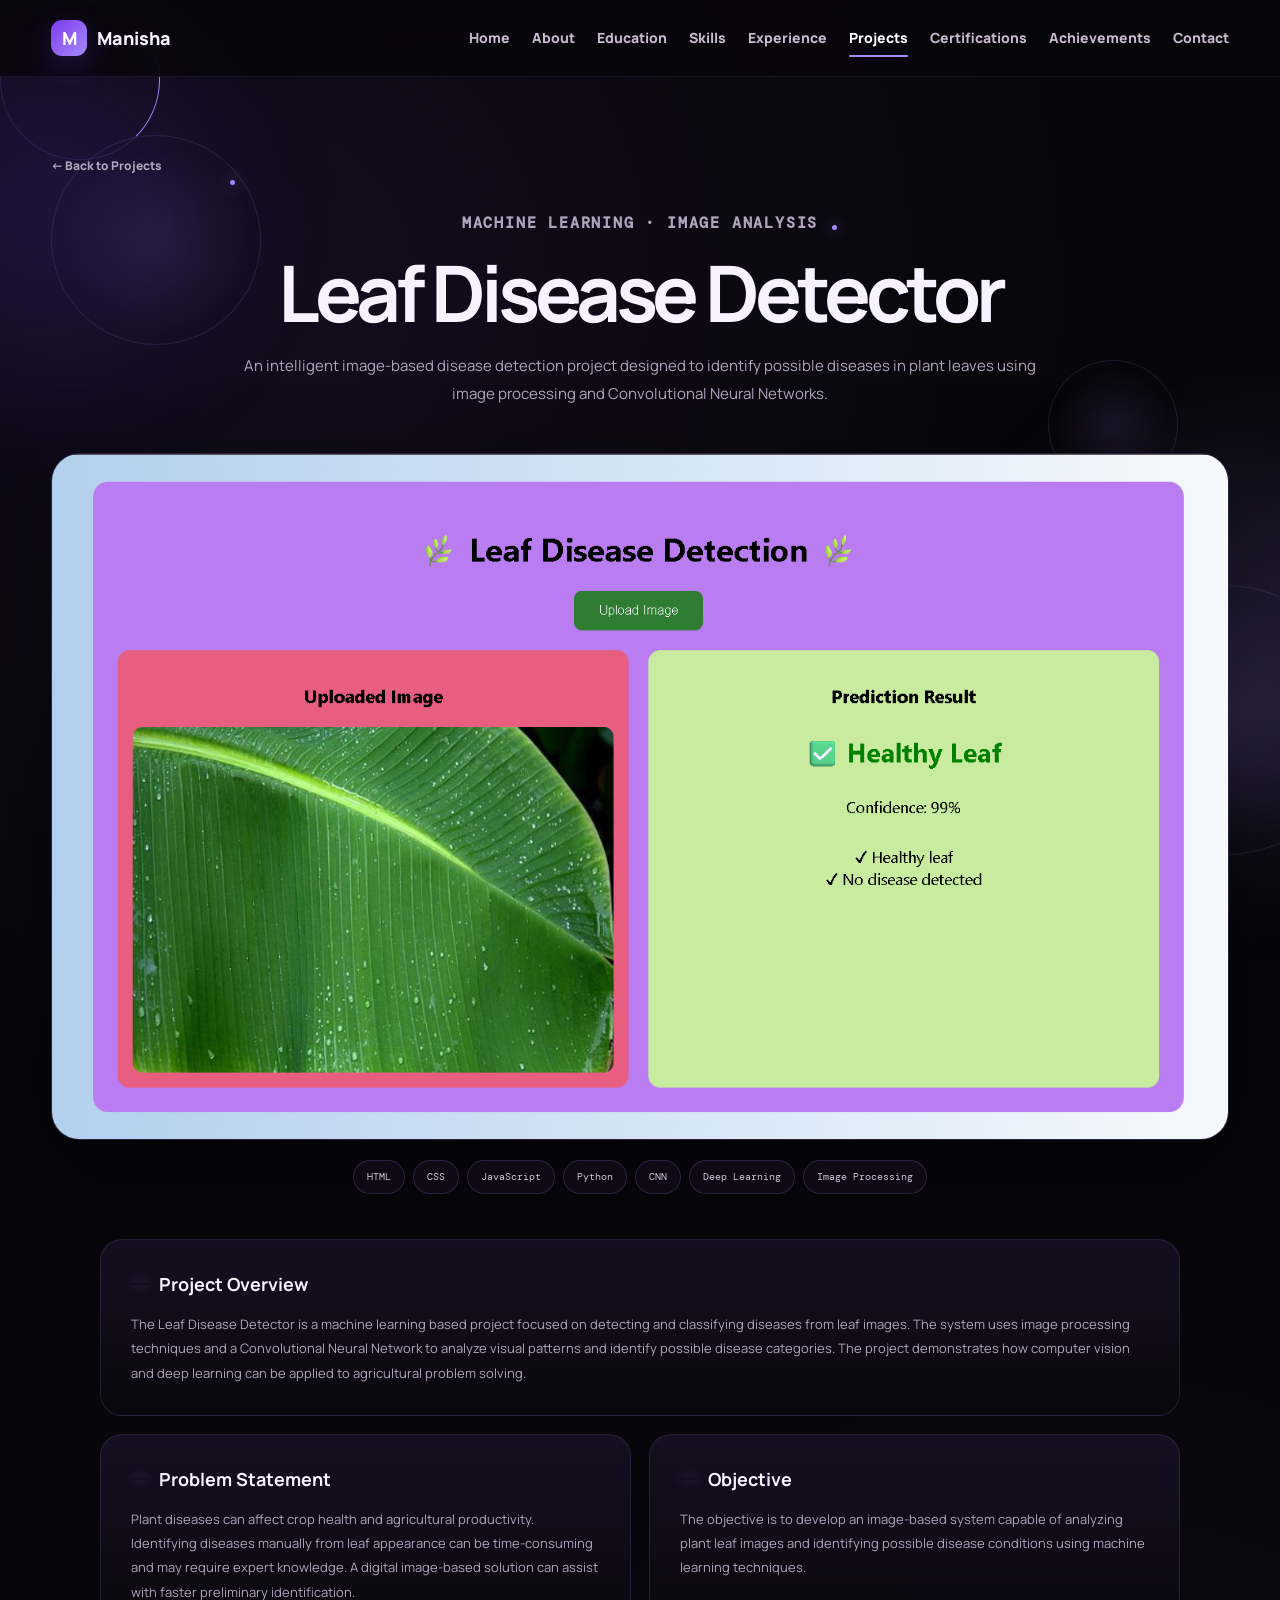
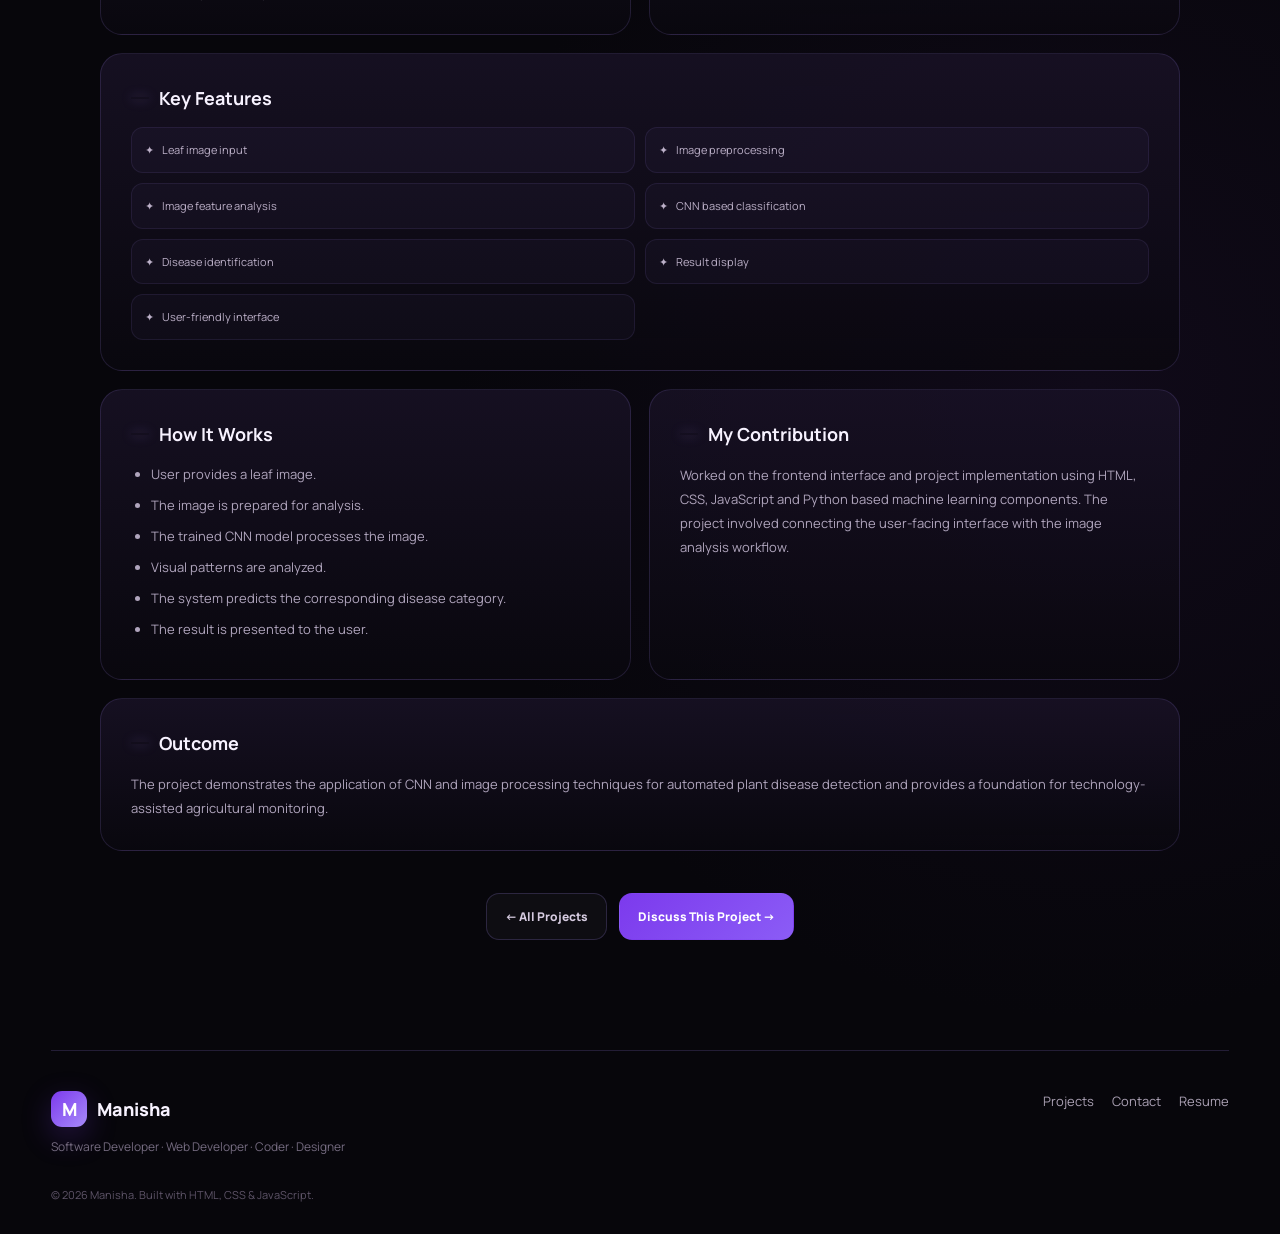
<file: project-details.html>
<!DOCTYPE html>
<html lang="en">

<head>

    <meta charset="UTF-8">

    <meta name="viewport" content="width=device-width, initial-scale=1.0">

    <meta name="description" content="Manisha Portfolio Project Details">

    <title>Project Details | Manisha Portfolio</title>


    <!-- Google Fonts -->

    <link rel="preconnect" href="https://fonts.googleapis.com">

    <link rel="preconnect" href="https://fonts.gstatic.com" crossorigin>

    <link
        href="https://fonts.googleapis.com/css2?family=DM+Mono:wght@400;500&family=Manrope:wght@400;500;600;700;800&display=swap"
        rel="stylesheet">


    <!-- Main CSS -->

    <link rel="stylesheet" href="styles.css">


    <style>
        /* =====================================================
           PROJECT DETAILS PAGE
        ===================================================== */

        .project-details-page {

            padding-top: 75px;

            padding-bottom: 110px;

        }


        /* =====================================================
           BACK BUTTON
        ===================================================== */

        .project-back {

            display: inline-flex;

            align-items: center;

            gap: 8px;

            margin-bottom: 35px;

            color: #b0a5bd;

            font-size: 12px;

            font-weight: 800;

            text-decoration: none;

            transition: 0.25s ease;

        }


        .project-back:hover {

            color: var(--teal);

            transform: translateX(-4px);

        }


        /* =====================================================
           PROJECT HEADER
        ===================================================== */

        .project-detail-header {

            max-width: 1000px;

            margin: 0 auto 45px;

            text-align: center;

        }


        .project-detail-header .eyebrow {

            margin-bottom: 15px;

        }


        .project-detail-header h1 {

            margin: 0 auto 20px;

            font-size: clamp(42px, 7vw, 78px);

            line-height: 1.02;

            letter-spacing: -0.065em;

        }


        .project-detail-header h1 span {

            color: var(--teal);

        }


        .project-detail-header p {

            max-width: 800px;

            margin: 0 auto;

            color: var(--muted);

            font-size: 15px;

            line-height: 1.85;

        }

        /* =====================================================
   PROJECT IMAGE - NATURAL SIZE / NO CROP
===================================================== */

        .project-detail-image {
            width: fit-content;
            max-width: 100%;

            height: auto;

            margin: 0 auto 45px;

            display: flex;
            align-items: center;
            justify-content: center;

            position: relative;

            overflow: hidden;

            border-radius: 28px;

            border: 1px solid rgba(167, 139, 250, 0.20);

            background: #09070d;

            box-shadow:
                0 30px 90px rgba(0, 0, 0, 0.40);
        }


        .project-detail-image img {
            display: block;

            width: auto;
            height: auto;

            max-width: 100%;
            max-height: none;

            object-fit: contain;

            object-position: center;

            background: transparent;
        }


        /* Mobile */

        @media (max-width: 760px) {

            .project-detail-image {

                width: 100%;

                border-radius: 20px;

            }

            .project-detail-image img {

                width: 100%;

                height: auto;

                object-fit: contain;

            }

        }


        /* =====================================================
           TECHNOLOGY TAGS
        ===================================================== */

        .project-tech-list {

            display: flex;

            justify-content: center;

            align-items: center;

            flex-wrap: wrap;

            gap: 8px;

            margin: -25px auto 45px;

            position: relative;

            z-index: 5;

        }


        .project-tech-list span {

            padding: 8px 13px;

            border-radius: 999px;

            border: 1px solid rgba(167, 139, 250, 0.20);

            background:
                rgba(15, 10, 22, 0.95);

            color: #d1c5dc;

            font-family:
                "DM Mono",
                monospace;

            font-size: 10px;

            white-space: nowrap;

        }


        /* =====================================================
           DETAILS GRID
        ===================================================== */

        .project-detail-grid {

            display: grid;

            grid-template-columns:
                1fr 1fr;

            gap: 18px;

            max-width: 1080px;

            margin: 0 auto;

        }


        /* =====================================================
           DETAIL CARD
        ===================================================== */

        .detail-card {

            padding: 30px;

            border-radius: 22px;

            border: 1px solid rgba(167, 139, 250, 0.15);

            background:
                linear-gradient(180deg,
                    rgba(25, 18, 38, 0.82),
                    rgba(10, 8, 15, 0.80));

        }


        .detail-card.full {

            grid-column: 1 / -1;

        }


        .detail-card h2 {

            display: flex;

            align-items: center;

            gap: 10px;

            margin: 0 0 14px;

            font-size: 18px;

            color: var(--text);

        }


        .detail-card h2::before {

            content: "";

            width: 18px;

            height: 2px;

            flex-shrink: 0;

            background: var(--teal);

            box-shadow:
                0 0 12px rgba(167, 139, 250, 0.40);

        }


        .detail-card p {

            margin: 0;

            color: var(--muted);

            font-size: 13px;

            line-height: 1.85;

        }


        .detail-card ul {

            margin: 0;

            padding-left: 20px;

            color: var(--muted);

        }


        .detail-card li {

            margin-bottom: 9px;

            font-size: 13px;

            line-height: 1.7;

        }


        /* =====================================================
           FEATURE LIST
        ===================================================== */

        .feature-list {

            display: grid;

            grid-template-columns:
                1fr 1fr;

            gap: 10px;

            margin-top: 15px;

        }


        .feature-item {

            padding: 13px;

            border-radius: 12px;

            border: 1px solid rgba(167, 139, 250, 0.10);

            background:
                rgba(167, 139, 250, 0.035);

            color: #bcb0c8;

            font-size: 11px;

            line-height: 1.6;

        }


        .feature-item::before {

            content: "✦";

            color: var(--teal);

            margin-right: 8px;

        }


        /* =====================================================
           BOTTOM BUTTONS
        ===================================================== */

        .project-detail-bottom {

            display: flex;

            justify-content: center;

            align-items: center;

            gap: 12px;

            flex-wrap: wrap;

            margin-top: 42px;

        }


        .project-action {

            display: inline-flex;

            align-items: center;

            justify-content: center;

            padding: 13px 18px;

            border-radius: 13px;

            border: 1px solid rgba(167, 139, 250, 0.20);

            font-size: 12px;

            font-weight: 800;

            text-decoration: none;

            transition:
                transform 0.25s ease,
                background 0.25s ease;

        }


        .project-action.primary {

            background:
                linear-gradient(135deg,
                    #7c3aed,
                    #8b5cf6);

            border-color: transparent;

            color: white;

        }


        .project-action.secondary {

            background:
                rgba(255, 255, 255, 0.03);

            color: #d5cadf;

        }


        .project-action:hover {

            transform: translateY(-3px);

        }


        /* =====================================================
           MOBILE
        ===================================================== */

        @media (max-width: 760px) {


            .project-details-page {

                padding-top: 55px;

                padding-bottom: 80px;

            }


            .project-detail-header h1 {

                font-size: 42px;

            }


            .project-detail-image {

                height: 360px;

                border-radius: 20px;

                margin-bottom: 35px;

            }


            .project-detail-image img {

                object-fit: contain;

                object-position: center center;

            }


            .project-detail-grid {

                grid-template-columns: 1fr;

            }


            .detail-card.full {

                grid-column: auto;

            }


            .feature-list {

                grid-template-columns: 1fr;

            }

        }


        /* =====================================================
           VERY SMALL MOBILE
        ===================================================== */

        @media (max-width: 480px) {


            .project-detail-image {

                height: 300px;

                border-radius: 16px;

            }


            .project-tech-list {

                margin-top: -15px;

            }


            .detail-card {

                padding: 22px;

            }

        }
    </style>

</head>


<body>


    <!-- =====================================================
         BACKGROUND
    ===================================================== -->

    <div class="page-glow page-glow-a"></div>

    <div class="page-glow page-glow-b"></div>


    <div class="animated-bg" aria-hidden="true">

        <span class="bg-orb o1"></span>

        <span class="bg-orb o2"></span>

        <span class="bg-orb o3"></span>

        <span class="bg-ring"></span>

        <span class="bg-square"></span>

        <span class="bg-dot d1"></span>

        <span class="bg-dot d2"></span>

        <span class="bg-dot d3"></span>

    </div>



    <!-- =====================================================
         HEADER
    ===================================================== -->

    <header class="site-header">

        <nav class="nav shell">


            <!-- BRAND -->

            <a class="brand" href="index.html">

                <span class="brand-mark">
                    M
                </span>

                <span>
                    Manisha
                </span>

            </a>



            <!-- MOBILE MENU -->

            <button class="menu-toggle" id="menuToggle" aria-label="Open navigation">

                <span></span>

                <span></span>

                <span></span>

            </button>



            <!-- NAVIGATION -->

            <div class="nav-links" id="navLinks">


                <a href="index.html" class="nav-link">

                    Home

                </a>


                <a href="about.html" class="nav-link">

                    About

                </a>


                <a href="education.html" class="nav-link">

                    Education

                </a>


                <a href="skills.html" class="nav-link">

                    Skills

                </a>


                <a href="experience.html" class="nav-link">

                    Experience

                </a>


                <a href="projects.html" class="nav-link active">

                    Projects

                </a>


                <a href="certifications.html" class="nav-link">

                    Certifications

                </a>


                <a href="achievements.html" class="nav-link">

                    Achievements

                </a>


                <a href="contact.html" class="nav-link">

                    Contact

                </a>


            </div>

        </nav>

    </header>



    <!-- =====================================================
         MAIN
    ===================================================== -->

    <main>

        <section class="content-page shell project-details-page">


            <!-- BACK -->

            <a href="projects.html" class="project-back">

                ← Back to Projects

            </a>



            <!-- =================================================
                 PROJECT HEADER
            ================================================== -->

            <div class="project-detail-header">


                <p class="eyebrow" id="projectCategory">

                    PROJECT

                </p>


                <h1 id="projectTitle">

                    Project

                </h1>


                <p id="projectIntro">

                    Loading project...

                </p>


            </div>



            <!-- =================================================
                 PROJECT IMAGE
            ================================================== -->

            <div class="project-detail-image">

                <img id="projectImage" src="" alt="Project image">

            </div>



            <!-- =================================================
                 TECHNOLOGIES
            ================================================== -->

            <div class="project-tech-list" id="projectTech">

            </div>



            <!-- =================================================
                 DETAILS
            ================================================== -->

            <div class="project-detail-grid">


                <!-- OVERVIEW -->

                <article class="detail-card full">

                    <h2>
                        Project Overview
                    </h2>

                    <p id="projectOverview"></p>

                </article>



                <!-- PROBLEM -->

                <article class="detail-card">

                    <h2>
                        Problem Statement
                    </h2>

                    <p id="projectProblem"></p>

                </article>



                <!-- OBJECTIVE -->

                <article class="detail-card">

                    <h2>
                        Objective
                    </h2>

                    <p id="projectObjective"></p>

                </article>



                <!-- FEATURES -->

                <article class="detail-card full">

                    <h2>
                        Key Features
                    </h2>

                    <div class="feature-list" id="projectFeatures">

                    </div>

                </article>



                <!-- WORKFLOW -->

                <article class="detail-card">

                    <h2>
                        How It Works
                    </h2>

                    <ul id="projectWorkflow"></ul>

                </article>



                <!-- CONTRIBUTION -->

                <article class="detail-card">

                    <h2>
                        My Contribution
                    </h2>

                    <p id="projectContribution"></p>

                </article>



                <!-- OUTCOME -->

                <article class="detail-card full">

                    <h2>
                        Outcome
                    </h2>

                    <p id="projectOutcome"></p>

                </article>


            </div>



            <!-- =================================================
                 BOTTOM BUTTONS
            ================================================== -->

            <div class="project-detail-bottom">


                <a href="projects.html" class="project-action secondary">

                    ← All Projects

                </a>


                <a href="contact.html" class="project-action primary">

                    Discuss This Project →

                </a>


            </div>


        </section>

    </main>



    <!-- =====================================================
         FOOTER
    ===================================================== -->

    <footer class="footer shell">


        <div>


            <a class="brand" href="index.html">

                <span class="brand-mark">
                    M
                </span>

                <span>
                    Manisha
                </span>

            </a>


            <p>
                Software Developer · Web Developer · Coder · Designer
            </p>


        </div>



        <div class="footer-links">


            <a href="projects.html">
                Projects
            </a>


            <a href="contact.html">
                Contact
            </a>


            <a href="resume.html">
                Resume
            </a>


        </div>



        <div class="footer-bottom">

            © 2026 Manisha.
            Built with HTML, CSS & JavaScript.

        </div>


    </footer>



    <!-- BACK TO TOP -->

    <button class="back-top" id="backTop" aria-label="Back to top">

        ↑

    </button>



    <!-- EXISTING JS -->

    <script src="app.js"></script>



    <!-- =====================================================
         PROJECT DATA + DYNAMIC CONTENT
    ===================================================== -->

    <script>

        const projects = {


            /* =================================================
               01 - LEAF DISEASE DETECTOR
            ================================================= */

            leaf: {

                category:
                    "Machine Learning · Image Analysis",

                title:
                    "Leaf Disease Detector",

                image:
                    "assets/Leaf.png",

                intro:
                    "An intelligent image-based disease detection project designed to identify possible diseases in plant leaves using image processing and Convolutional Neural Networks.",

                technologies: [

                    "HTML",
                    "CSS",
                    "JavaScript",
                    "Python",
                    "CNN",
                    "Deep Learning",
                    "Image Processing"

                ],

                overview:
                    "The Leaf Disease Detector is a machine learning based project focused on detecting and classifying diseases from leaf images. The system uses image processing techniques and a Convolutional Neural Network to analyze visual patterns and identify possible disease categories. The project demonstrates how computer vision and deep learning can be applied to agricultural problem solving.",

                problem:
                    "Plant diseases can affect crop health and agricultural productivity. Identifying diseases manually from leaf appearance can be time-consuming and may require expert knowledge. A digital image-based solution can assist with faster preliminary identification.",

                objective:
                    "The objective is to develop an image-based system capable of analyzing plant leaf images and identifying possible disease conditions using machine learning techniques.",

                features: [

                    "Leaf image input",

                    "Image preprocessing",

                    "Image feature analysis",

                    "CNN based classification",

                    "Disease identification",

                    "Result display",

                    "User-friendly interface"

                ],

                workflow: [

                    "User provides a leaf image.",

                    "The image is prepared for analysis.",

                    "The trained CNN model processes the image.",

                    "Visual patterns are analyzed.",

                    "The system predicts the corresponding disease category.",

                    "The result is presented to the user."

                ],

                contribution:
                    "Worked on the frontend interface and project implementation using HTML, CSS, JavaScript and Python based machine learning components. The project involved connecting the user-facing interface with the image analysis workflow.",

                outcome:
                    "The project demonstrates the application of CNN and image processing techniques for automated plant disease detection and provides a foundation for technology-assisted agricultural monitoring."

            },



            /* =================================================
               02 - B2B WHOLESALE
            ================================================= */

            wholesale: {

                category:
                    "Backend System · Spring Boot · REST API",

                title:
                    "B2B Wholesale Order Processing System",

                image:
                    "assets/b2b.png",

                intro:
                    "A backend system designed to manage B2B wholesale orders, inventory and customer-related data through structured REST APIs.",

                technologies: [

                    "Java",
                    "Spring Boot",
                    "REST API",
                    "Swagger UI",
                    "MySQL",
                    "JPA / Hibernate"

                ],

                overview:
                    "The B2B Wholesale Order Processing System is a backend application designed to streamline wholesale order processing. The system provides structured APIs for managing orders, inventory and customer data while supporting an organized flow between different business operations.",

                problem:
                    "Wholesale businesses handle large numbers of products, customers and orders. Managing these operations manually or through disconnected processes can make tracking orders, inventory and customer information difficult.",

                objective:
                    "The objective is to build a centralized backend system that can manage wholesale orders efficiently and provide APIs for reliable communication between the application components.",

                features: [

                    "Order management",

                    "Customer data management",

                    "Inventory management",

                    "REST API endpoints",

                    "Database integration",

                    "API testing using Postman",

                    "Structured backend architecture"

                ],

                workflow: [

                    "Client sends a request to the REST API.",

                    "Spring Boot receives and processes the request.",

                    "Business logic validates the operation.",

                    "Data is stored or retrieved from the database.",

                    "The API returns the appropriate response.",

                    "Postman can be used to test the endpoints."

                ],

                contribution:
                    "Worked with Spring Boot to design backend functionality, REST API endpoints and database-related operations. Used Postman for API testing and validation.",

                outcome:
                    "The project demonstrates practical backend development using Java and Spring Boot and provides experience in REST API design, database integration and API testing."

            },



            /* =================================================
               03 - E-WALLET
            ================================================= */

            ewallet: {

                category:
                    "Web Application · ReactJS",

                title:
                    "E-Wallet and Expense Portal",

                image:
                    "assets/ewallet 1.jpeg",

                intro:
                    "A ReactJS-based web application for managing wallet balances, tracking expenses and viewing transaction history.",

                technologies: [

                    "ReactJS",
                    "JavaScript",
                    "HTML",
                    "CSS",
                    "Component Based UI",
                    "State Management"

                ],

                overview:
                    "The E-Wallet and Expense Portal is a web application designed to provide users with a simple way to manage wallet information and monitor personal expenses. The application uses ReactJS components to create a structured and interactive user experience.",

                problem:
                    "Users often need a simple way to keep track of their available balance, expenses and transaction history. Managing these details manually can make it difficult to understand spending patterns.",

                objective:
                    "The objective is to develop an interactive web application that allows users to manage balances, record expenses and review transaction history through a clean interface.",

                features: [

                    "Wallet balance management",

                    "Expense tracking",

                    "Transaction history",

                    "Reusable React components",

                    "Interactive interface",

                    "State management",

                    "Responsive UI"

                ],

                workflow: [

                    "User opens the wallet dashboard.",

                    "Current balance and transaction information are displayed.",

                    "User records an expense or transaction.",

                    "Application state is updated.",

                    "The updated balance is displayed.",

                    "Transaction history can be reviewed."

                ],

                contribution:
                    "Developed the frontend using ReactJS and worked with reusable components, UI structure and state management for balances, expenses and transaction information.",

                outcome:
                    "The project provided practical experience in ReactJS development, component reuse, state management and creating an interactive financial tracking interface."

            },



            /* =================================================
               04 - SMART PILL DISPENSER
            ================================================= */

            pill: {

                category:
                    "IoT · ESP32 · Embedded System",

                title:
                    "Smart Pill Dispenser",

                image:
                    "assets/pill box.png",

                intro:
                    "An IoT-based smart medication system designed to automate medicine reminders and dispensing using ESP32 and connected hardware components.",

                technologies: [

                    "ESP32",
                    "C Programming",
                    "Arduino IDE",
                    "Sensors",
                    "IoT",
                    "Embedded Systems"

                ],

                overview:
                    "The Smart Pill Dispenser is an IoT-based project developed to support timely medication management. The system uses ESP32 and connected hardware components to automate reminders and dispensing operations.",

                problem:
                    "People may forget to take medication at the correct time, especially when multiple doses are required. Manual medication management can result in missed or delayed doses.",

                objective:
                    "The objective is to create an automated system that provides medication reminders and supports controlled medicine dispensing at the required time.",

                features: [

                    "Medication reminders",

                    "Automated dispensing",

                    "ESP32 controller",

                    "Sensor integration",

                    "Alert mechanism",

                    "Embedded control logic",

                    "Timed operation"

                ],

                workflow: [

                    "ESP32 initializes the connected components.",

                    "The system tracks the configured medication schedule.",

                    "At the required time, an alert is triggered.",

                    "The dispensing mechanism is activated.",

                    "The required medicine is made available.",

                    "The system continues monitoring the next scheduled dose."

                ],

                contribution:
                    "Worked with ESP32, Arduino IDE and C programming to implement the embedded control logic and integrate sensors and alerts for the smart dispensing workflow.",

                outcome:
                    "The project demonstrates practical IoT and embedded-system development while addressing medication reminder and automated dispensing requirements."

            },

            /* =================================================
                05 - SMART IRRIGATION SYSTEM
            ================================================= */

            irrigation: {

                category:
                    "IoT · ESP32 · Smart Agriculture",

                title:
                    "Smart Irrigation System",

                image:
                    "assets/irrigation.png",

                intro:
                    "An IoT-based smart irrigation system that monitors soil moisture and automatically controls water supply to plants using ESP32.",

                technologies: [

                    "ESP32",
                    "Arduino IDE",
                    "C / C++",
                    "Soil Moisture Sensor",
                    "Relay Module",
                    "Water Pump",
                    "IoT"

                ],

                overview:
                    "The Smart Irrigation System is an IoT-based project developed to automate plant watering based on soil moisture conditions. The system uses an ESP32 microcontroller and a soil moisture sensor to monitor the moisture level of the soil. Based on the detected moisture condition, the system controls a water pump through a relay module.",

                problem:
                    "Manual watering can result in overwatering or underwatering plants. Continuous monitoring of soil moisture is also difficult when plants need regular care. The system addresses this problem by automatically monitoring soil moisture and controlling irrigation.",

                objective:
                    "The objective is to develop an automated irrigation system that monitors soil moisture and supplies water to plants only when the soil requires it, helping reduce unnecessary water usage.",

                features: [

                    "Real-time soil moisture monitoring",

                    "Automatic water pump control",

                    "ESP32-based control system",

                    "Soil moisture sensor integration",

                    "Relay-based pump switching",

                    "Automatic irrigation",

                    "Reduced water wastage",

                    "IoT-based monitoring"

                ],

                workflow: [

                    "The soil moisture sensor measures the moisture level of the soil.",

                    "The sensor sends the moisture reading to the ESP32.",

                    "The ESP32 evaluates the soil moisture condition.",

                    "If the soil is dry, the relay activates the water pump.",

                    "Water is supplied to the plant.",

                    "When sufficient moisture is detected, the ESP32 turns the pump off."

                ],

                contribution:
                    "Worked on ESP32 programming, soil moisture sensor integration, relay-based motor control and Arduino IDE implementation. The system was designed to automatically operate the water pump according to the detected soil moisture condition.",

                outcome:
                    "The Smart Irrigation System demonstrates how IoT and embedded systems can be used to automate agricultural irrigation, reduce manual effort and provide efficient water management for plants."

            },

        };



        /* =====================================================
           READ PROJECT FROM URL
        ===================================================== */

        const params =
            new URLSearchParams(
                window.location.search
            );


        const projectKey =
            params.get("project") || "leaf";


        const project =
            projects[projectKey];



        /* =====================================================
           IF PROJECT DOES NOT EXIST
        ===================================================== */

        if (!project) {

            window.location.href =
                "projects.html";

        }



        /* =====================================================
           DISPLAY PROJECT
        ===================================================== */

        if (project) {


            /* PAGE TITLE */

            document.title =
                `${project.title} | Manisha Portfolio`;



            /* CATEGORY */

            document.getElementById(
                "projectCategory"
            ).textContent =
                project.category;



            /* TITLE */

            document.getElementById(
                "projectTitle"
            ).textContent =
                project.title;



            /* INTRO */

            document.getElementById(
                "projectIntro"
            ).textContent =
                project.intro;



            /* =================================================
               IMAGE
            ================================================= */

            const projectImage =
                document.getElementById(
                    "projectImage"
                );


            projectImage.src =
                project.image;


            projectImage.alt =
                project.title;



            /*
             * If image fails,
             * log exact path in console.
             */

            projectImage.onerror =
                function () {

                    console.error(
                        "Image not found:",
                        project.image
                    );

                };



            /* =================================================
               TECHNOLOGIES
            ================================================= */

            const techContainer =
                document.getElementById(
                    "projectTech"
                );


            project.technologies.forEach(
                function (tech) {

                    const tag =
                        document.createElement(
                            "span"
                        );


                    tag.textContent =
                        tech;


                    techContainer.appendChild(
                        tag
                    );

                }
            );



            /* =================================================
               OVERVIEW
            ================================================= */

            document.getElementById(
                "projectOverview"
            ).textContent =
                project.overview;



            /* =================================================
               PROBLEM
            ================================================= */

            document.getElementById(
                "projectProblem"
            ).textContent =
                project.problem;



            /* =================================================
               OBJECTIVE
            ================================================= */

            document.getElementById(
                "projectObjective"
            ).textContent =
                project.objective;



            /* =================================================
               FEATURES
            ================================================= */

            const featuresContainer =
                document.getElementById(
                    "projectFeatures"
                );


            project.features.forEach(
                function (feature) {

                    const item =
                        document.createElement(
                            "div"
                        );


                    item.className =
                        "feature-item";


                    item.textContent =
                        feature;


                    featuresContainer.appendChild(
                        item
                    );

                }
            );



            /* =================================================
               WORKFLOW
            ================================================= */

            const workflowContainer =
                document.getElementById(
                    "projectWorkflow"
                );


            project.workflow.forEach(
                function (step) {

                    const li =
                        document.createElement(
                            "li"
                        );


                    li.textContent =
                        step;


                    workflowContainer.appendChild(
                        li
                    );

                }
            );



            /* =================================================
               CONTRIBUTION
            ================================================= */

            document.getElementById(
                "projectContribution"
            ).textContent =
                project.contribution;



            /* =================================================
               OUTCOME
            ================================================= */

            document.getElementById(
                "projectOutcome"
            ).textContent =
                project.outcome;

        }

    </script>


</body>

</html>
</file>
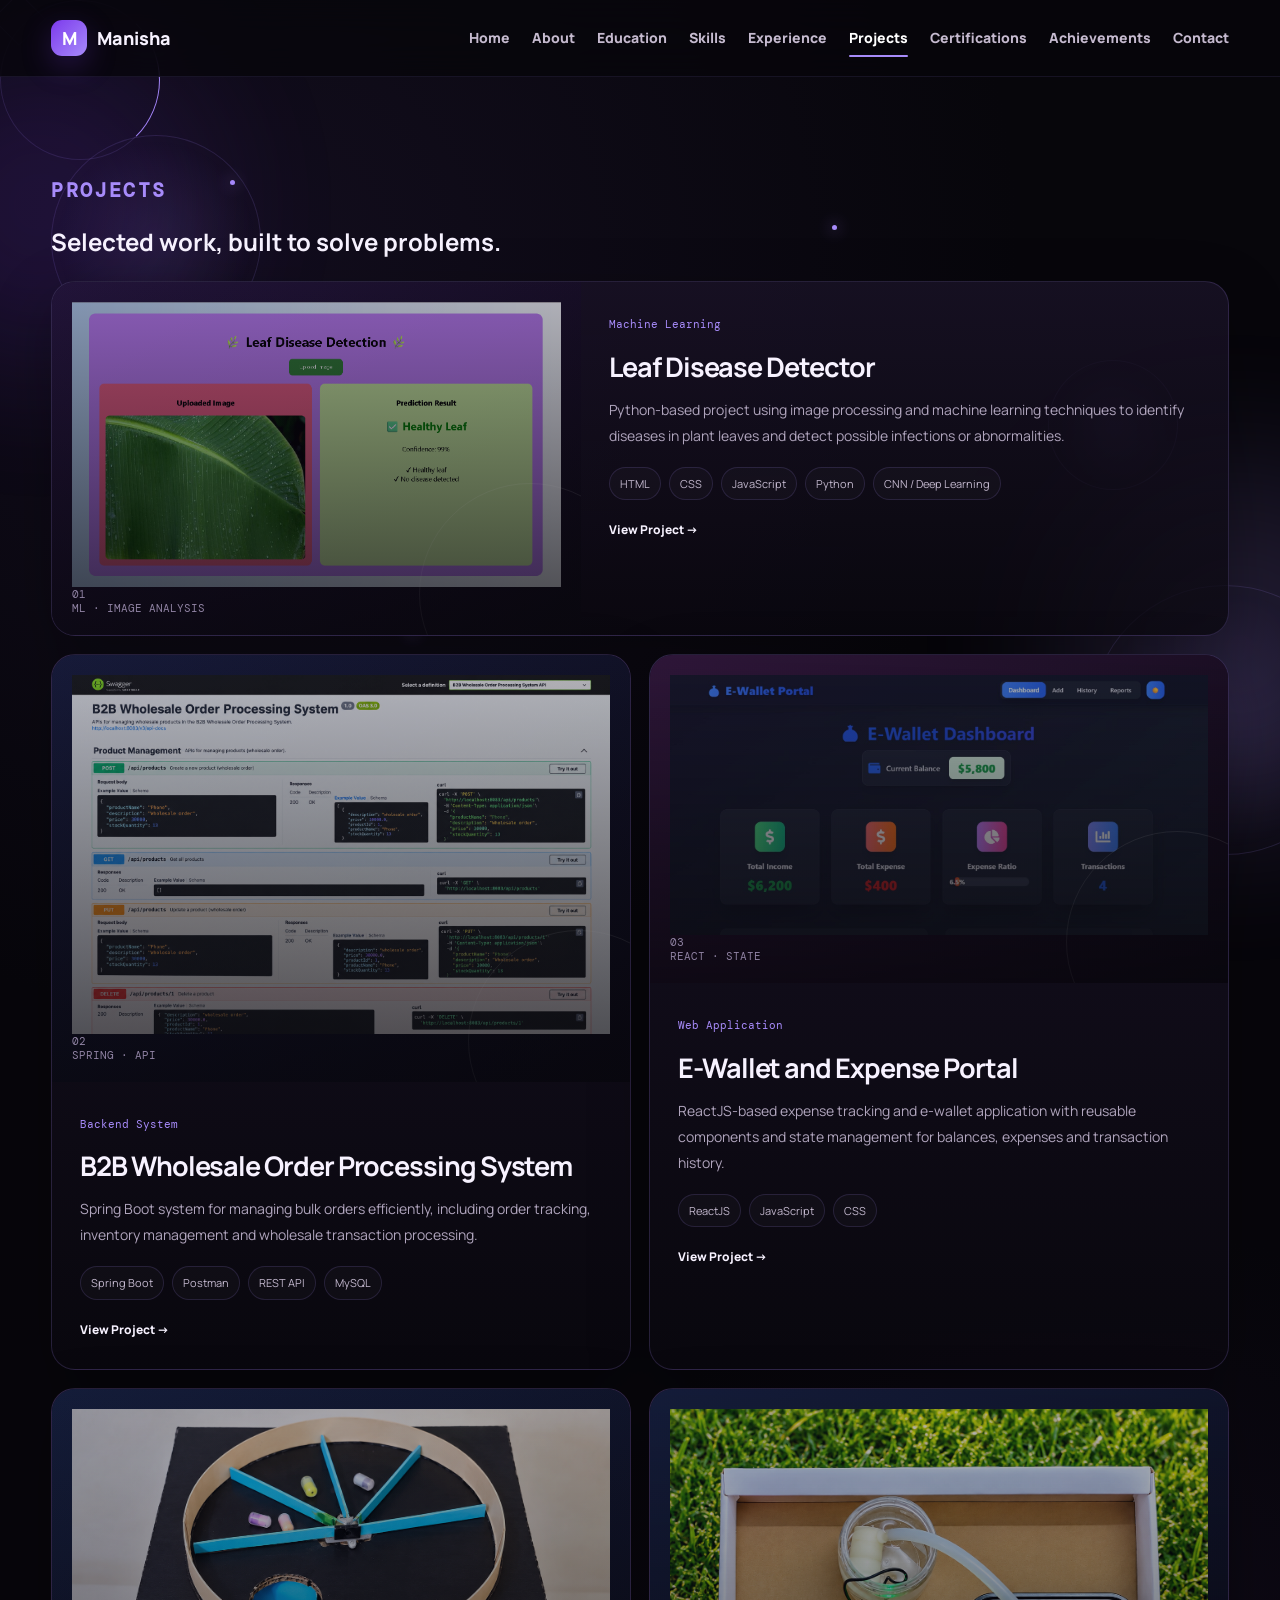
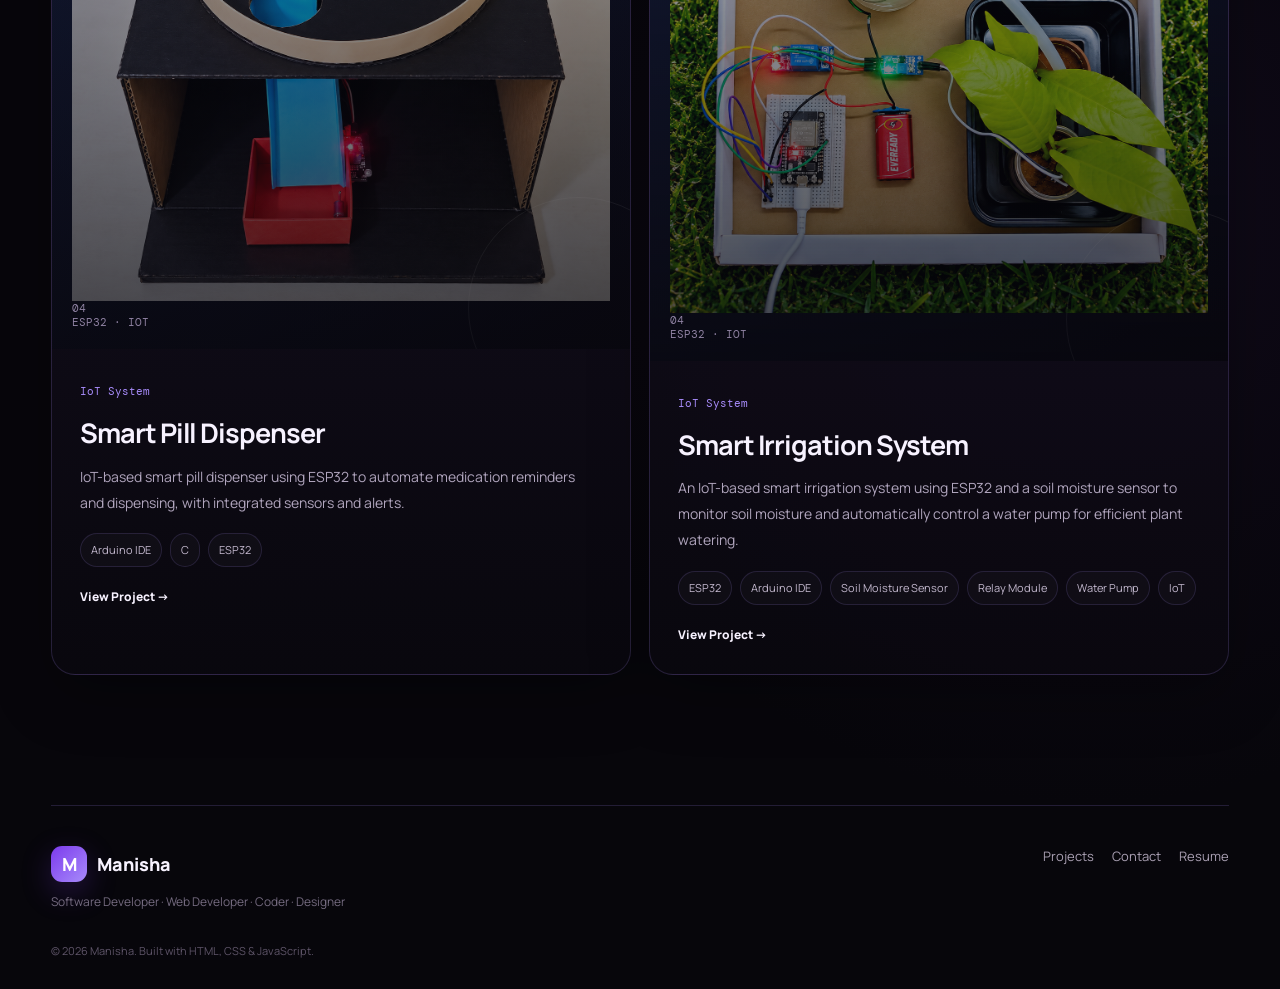
<file: projects.html>
<!DOCTYPE html>
<html lang="en">

<head>

  <meta charset="UTF-8">

  <meta name="viewport" content="width=device-width, initial-scale=1.0">

  <meta name="description" content="Manisha — Software Developer, Web Developer, Coder and Designer portfolio.">

  <title>Projects | Manisha Portfolio</title>


  <!-- Google Fonts -->

  <link rel="preconnect" href="https://fonts.googleapis.com">

  <link rel="preconnect" href="https://fonts.gstatic.com" crossorigin>

  <link
    href="https://fonts.googleapis.com/css2?family=DM+Mono:wght@400;500&family=Manrope:wght@400;500;600;700;800&display=swap"
    rel="stylesheet">


  <!-- Main CSS -->

  <link rel="stylesheet" href="styles.css">


  <!-- =====================================================
         PROJECT PAGE ONLY CSS
    ====================================================== -->

  <style>
    /* =====================================================
           PROJECT IMAGE
        ===================================================== */

    .project-visual {
      position: relative;
      overflow: hidden;
    }


    .project-visual img {

      width: 100%;
      height: 100%;

      min-height: 260px;

      object-fit: cover;

      display: block;

      opacity: 0.78;

      transition:
        transform 0.6s ease,
        opacity 0.4s ease,
        filter 0.4s ease;

    }


    .project-card:hover .project-visual img {

      transform: scale(1.07);

      opacity: 0.95;

      filter: brightness(1.08);

    }


    .project-visual::after {

      z-index: 2;

    }


    .project-visual b,
    .project-visual small {

      z-index: 5;

    }


    .project-image-overlay {

      position: absolute;

      inset: 0;

      z-index: 3;

      background:
        linear-gradient(to bottom,
          rgba(7, 6, 11, 0.08),
          rgba(7, 6, 11, 0.68));

      pointer-events: none;

    }


    /* =====================================================
           CLICKABLE PROJECT
        ===================================================== */

    .project-card-link {

      display: block;

      height: 100%;

      min-width: 0;

      color: inherit;

      text-decoration: none;

    }


    .project-card-link:hover {

      color: inherit;

    }


    .project-card {

      cursor: pointer;

      height: 100%;

    }


    .project-view {

      margin-top: 20px;

      display: inline-flex;

      align-items: center;

      gap: 7px;

      color: var(--teal);

      font-size: 12px;

      font-weight: 800;

      transition: gap 0.25s ease;

    }


    .project-card:hover .project-view {

      gap: 12px;

    }


    /* =====================================================
           IMPORTANT ALIGNMENT FIX
        ===================================================== */

    .project-grid {

      align-items: stretch;

    }


    /*
         * Featured project link occupies
         * the complete first row.
         */

    .project-card-link.featured-project-link {

      grid-column: span 2;

      min-width: 0;

    }


    /*
         * Featured project keeps
         * image + content side-by-side.
         */

    .project-card.featured {

      height: 100%;

      display: grid;

      grid-template-columns:
        0.9fr 1.1fr;

    }


    /*
         * Normal project cards
         * have equal height.
         */

    .project-card-link:not(.featured-project-link) .project-card {

      height: 100%;

    }


    /*
         * Consistent project image height.
         */

    .project-card-link .project-visual {

      min-height: 260px;

    }


    /*
         * Featured image fills
         * the complete left side.
         */

    .project-card-link.featured-project-link .project-visual {

      height: 100%;

    }


    /* =====================================================
           MOBILE
        ===================================================== */

    @media (max-width: 760px) {


      .project-card-link.featured-project-link {

        grid-column: auto;

      }


      .project-card.featured {

        display: block;

      }


      .project-card-link.featured-project-link .project-visual {

        height: auto;

      }


      .project-card-link .project-visual {

        min-height: 220px;

      }

    }
  </style>

</head>


<body>


  <!-- =====================================================
         BACKGROUND
    ====================================================== -->

  <div class="page-glow page-glow-a"></div>

  <div class="page-glow page-glow-b"></div>


  <div class="animated-bg" aria-hidden="true">


    <span class="bg-orb o1"></span>

    <span class="bg-orb o2"></span>

    <span class="bg-orb o3"></span>


    <span class="bg-ring"></span>

    <span class="bg-square"></span>


    <span class="bg-dot d1"></span>

    <span class="bg-dot d2"></span>

    <span class="bg-dot d3"></span>

  </div>



  <!-- =====================================================
         NAVIGATION
    ====================================================== -->

  <header class="site-header">

    <nav class="nav shell">


      <!-- Logo -->

      <a class="brand" href="index.html">

        <span class="brand-mark">
          M
        </span>

        <span>
          Manisha
        </span>

      </a>



      <!-- Mobile Menu -->

      <button class="menu-toggle" id="menuToggle" aria-label="Open navigation">

        <span></span>

        <span></span>

        <span></span>

      </button>



      <!-- Navigation -->

      <div class="nav-links" id="navLinks">


        <a href="index.html" class="nav-link">

          Home

        </a>


        <a href="about.html" class="nav-link">

          About

        </a>


        <a href="education.html" class="nav-link">

          Education

        </a>


        <a href="skills.html" class="nav-link">

          Skills

        </a>


        <a href="experience.html" class="nav-link">

          Experience

        </a>


        <a href="projects.html" class="nav-link active">

          Projects

        </a>


        <a href="certifications.html" class="nav-link">

          Certifications

        </a>


        <a href="achievements.html" class="nav-link">

          Achievements

        </a>


        <a href="contact.html" class="nav-link">

          Contact

        </a>


      </div>

    </nav>

  </header>



  <!-- =====================================================
         MAIN PROJECT SECTION
    ====================================================== -->

  <main>

    <section class="content-page shell page-section">


      <!-- PAGE HEADER -->

      <div class="page-header reveal">

        <div>

          <p class="eyebrow">
            Projects
          </p>


          <h1>

            Selected work,
            <span>
              built to solve problems.
            </span>

          </h1>

        </div>

      </div>



      <!-- =================================================
                 PROJECT GRID
            ================================================== -->

      <div class="project-grid">



        <!-- =================================================
                     PROJECT 01
                ================================================== -->

        <a href="project-details.html?project=leaf" class="project-card-link featured-project-link">


          <article class="project-card featured reveal">


            <!-- IMAGE -->

            <div class="project-visual leaf">


              <img src="assets\Leaf.png" alt="Leaf Disease Detector project">


              <div class="project-image-overlay">
              </div>


              <b>
                01
              </b>


              <small>
                ML · IMAGE ANALYSIS
              </small>


            </div>



            <!-- CONTENT -->

            <div class="project-body">


              <small>
                Machine Learning
              </small>


              <h2>
                Leaf Disease Detector
              </h2>


              <p>

                Python-based project using image
                processing and machine learning
                techniques to identify diseases in
                plant leaves and detect possible
                infections or abnormalities.

              </p>


              <!-- TECHNOLOGIES -->

              <div class="tags">

                <span>
                  HTML
                </span>

                <span>
                  CSS
                </span>

                <span>
                  JavaScript
                </span>

                <span>
                  Python
                </span>

                <span>
                  CNN / Deep Learning
                </span>

              </div>


              <div class="project-view">

                View Project →

              </div>


            </div>


          </article>

        </a>



        <!-- =================================================
                     PROJECT 02
                ================================================== -->

        <a href="project-details.html?project=wholesale" class="project-card-link">


          <article class="project-card reveal">


            <!-- IMAGE -->

            <div class="project-visual spring">


              <img src="assets\b2b.png" alt="B2B Wholesale Order Processing System">


              <div class="project-image-overlay">
              </div>


              <b>
                02
              </b>


              <small>
                SPRING · API
              </small>


            </div>



            <!-- CONTENT -->

            <div class="project-body">


              <small>
                Backend System
              </small>


              <h2>
                B2B Wholesale Order Processing System
              </h2>


              <p>

                Spring Boot system for managing bulk
                orders efficiently, including order
                tracking, inventory management and
                wholesale transaction processing.

              </p>


              <div class="tags">

                <span>
                  Spring Boot
                </span>

                <span>
                  Postman
                </span>

                <span>
                  REST API
                </span>

                <span>
                  MySQL
                </span>

              </div>


              <div class="project-view">

                View Project →

              </div>


            </div>


          </article>

        </a>



        <!-- =================================================
                     PROJECT 03
                ================================================== -->

        <a href="project-details.html?project=ewallet" class="project-card-link">


          <article class="project-card reveal delay-1">


            <!-- IMAGE -->

            <div class="project-visual wallet">


              <img src="assets\ewallet 1.jpeg" alt="E-Wallet and Expense Portal">


              <div class="project-image-overlay">
              </div>


              <b>
                03
              </b>


              <small>
                REACT · STATE
              </small>


            </div>



            <!-- CONTENT -->

            <div class="project-body">


              <small>
                Web Application
              </small>


              <h2>
                E-Wallet and Expense Portal
              </h2>


              <p>

                ReactJS-based expense tracking and
                e-wallet application with reusable
                components and state management for
                balances, expenses and transaction
                history.

              </p>


              <div class="tags">

                <span>
                  ReactJS
                </span>

                <span>
                  JavaScript
                </span>

                <span>
                  CSS
                </span>

              </div>


              <div class="project-view">

                View Project →

              </div>


            </div>


          </article>

        </a>



        <!-- =================================================
                     PROJECT 04
                ================================================== -->

        <a href="project-details.html?project=pill" class="project-card-link">


          <article class="project-card reveal delay-2">


            <!-- IMAGE -->

            <div class="project-visual iot">


              <img src="assets\pill box.png" alt="Smart Pill Dispenser">


              <div class="project-image-overlay">
              </div>


              <b>
                04
              </b>


              <small>
                ESP32 · IOT
              </small>


            </div>



            <!-- CONTENT -->

            <div class="project-body">


              <small>
                IoT System
              </small>


              <h2>
                Smart Pill Dispenser
              </h2>


              <p>

                IoT-based smart pill dispenser using
                ESP32 to automate medication reminders
                and dispensing, with integrated
                sensors and alerts.

              </p>


              <div class="tags">

                <span>
                  Arduino IDE
                </span>

                <span>
                  C
                </span>

                <span>
                  ESP32
                </span>

              </div>


              <div class="project-view">

                View Project →

              </div>


            </div>


          </article>

        </a>

        <!-- =================================================
                     PROJECT 05
                ================================================== -->

        <a href="project-details.html?project=irrigation" class="project-card-link">

          <article class="project-card reveal delay-2">


            <!-- IMAGE -->

            <div class="project-visual iot">

              <img src="assets/irrigation.png" alt="Smart Irrigation System">

              <div class="project-image-overlay"></div>

              <b>
                04
              </b>

              <small>
                ESP32 · IOT
              </small>

            </div>



            <!-- CONTENT -->

            <div class="project-body">

              <small>
                IoT System
              </small>


              <h2>
                Smart Irrigation System
              </h2>


              <p>
                An IoT-based smart irrigation system using ESP32
                and a soil moisture sensor to monitor soil
                moisture and automatically control a water pump
                for efficient plant watering.
              </p>


              <div class="tags">

                <span>
                  ESP32
                </span>

                <span>
                  Arduino IDE
                </span>

                <span>
                  Soil Moisture Sensor
                </span>

                <span>
                  Relay Module
                </span>

                <span>
                  Water Pump
                </span>

                <span>
                  IoT
                </span>

              </div>


              <div class="project-view">

                View Project →

              </div>


            </div>


          </article>

        </a>

      </div>

    </section>

  </main>



  <!-- =====================================================
         FOOTER
    ====================================================== -->

  <footer class="footer shell">


    <div>

      <a class="brand" href="index.html">

        <span class="brand-mark">
          M
        </span>

        <span>
          Manisha
        </span>

      </a>


      <p>
        Software Developer · Web Developer · Coder · Designer
      </p>

    </div>



    <div class="footer-links">

      <a href="projects.html">
        Projects
      </a>

      <a href="contact.html">
        Contact
      </a>

      <a href="resume.html">
        Resume
      </a>

    </div>



    <div class="footer-bottom">

      © 2026 Manisha.
      Built with HTML, CSS & JavaScript.

    </div>


  </footer>



  <!-- Back to top -->

  <button class="back-top" id="backTop" aria-label="Back to top">

    ↑

  </button>



  <!-- Existing JS -->

  <script src="app.js"></script>


</body>

</html>
</file>
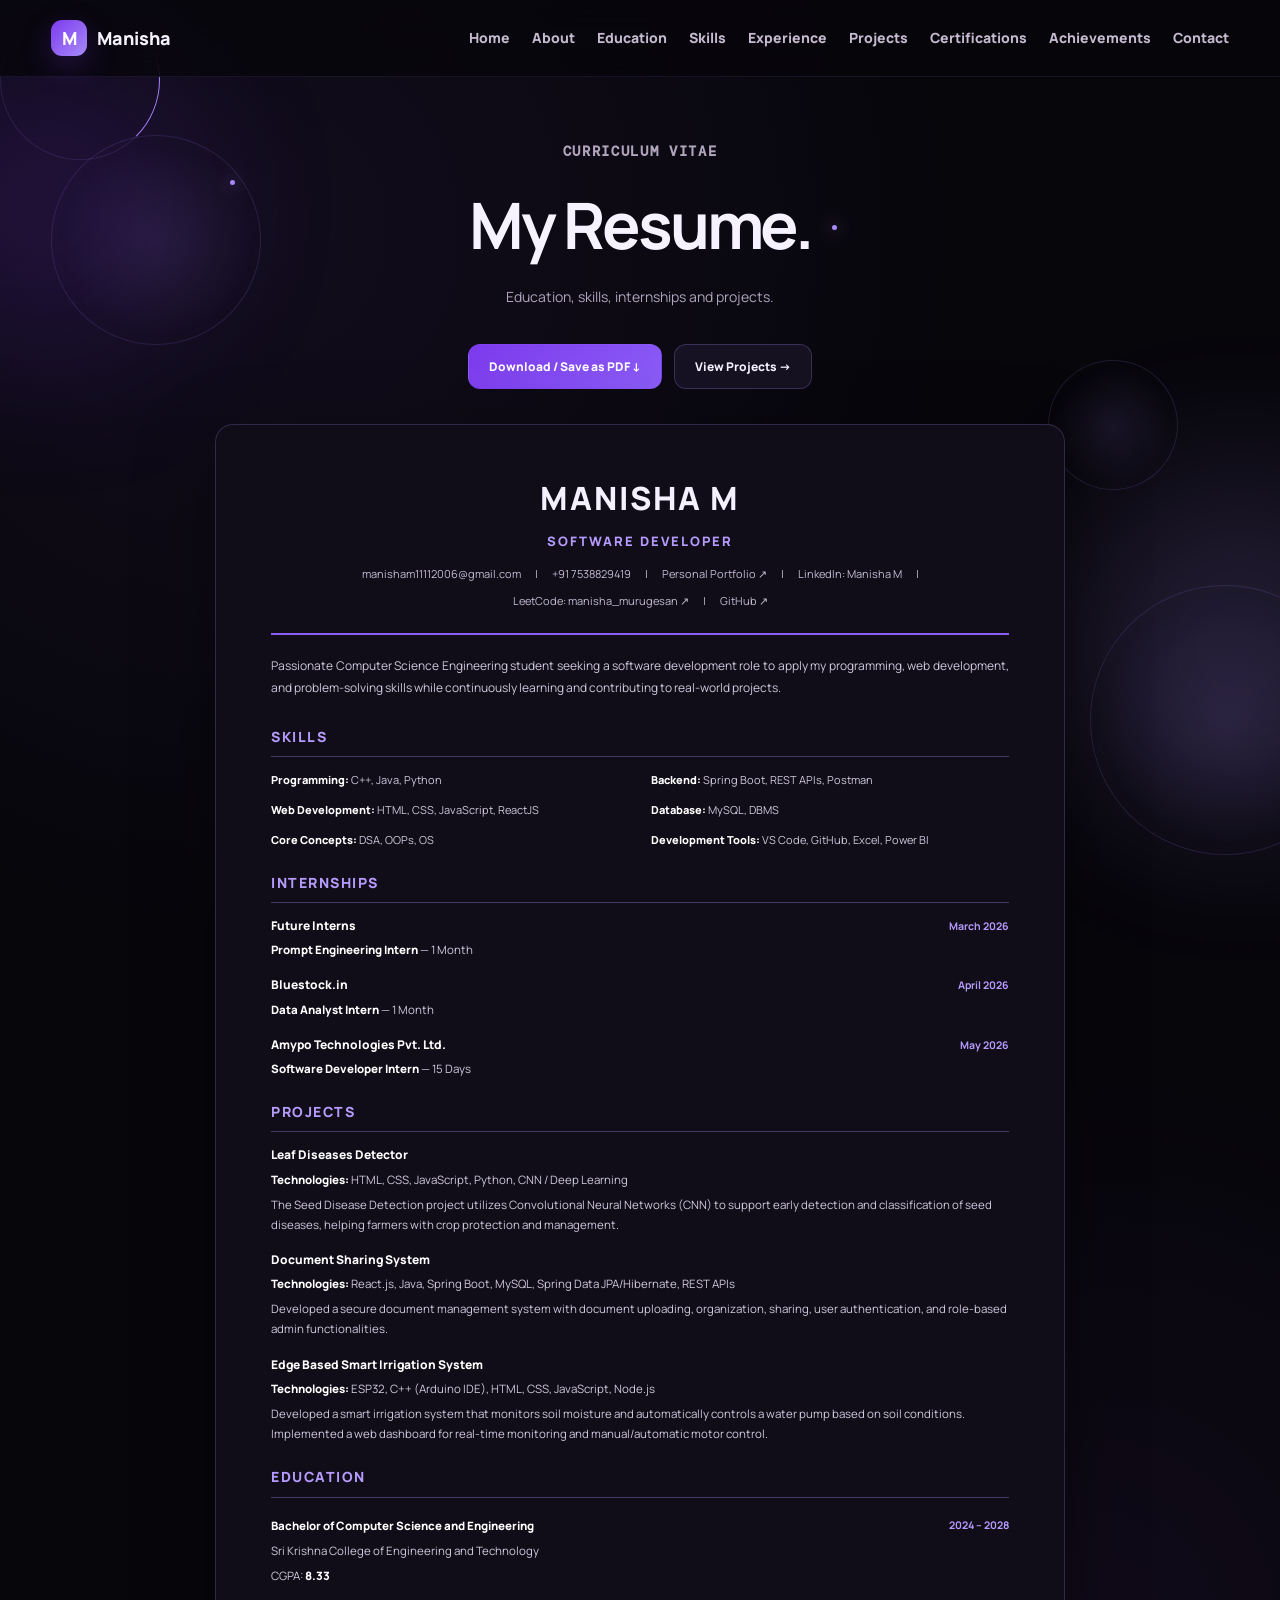
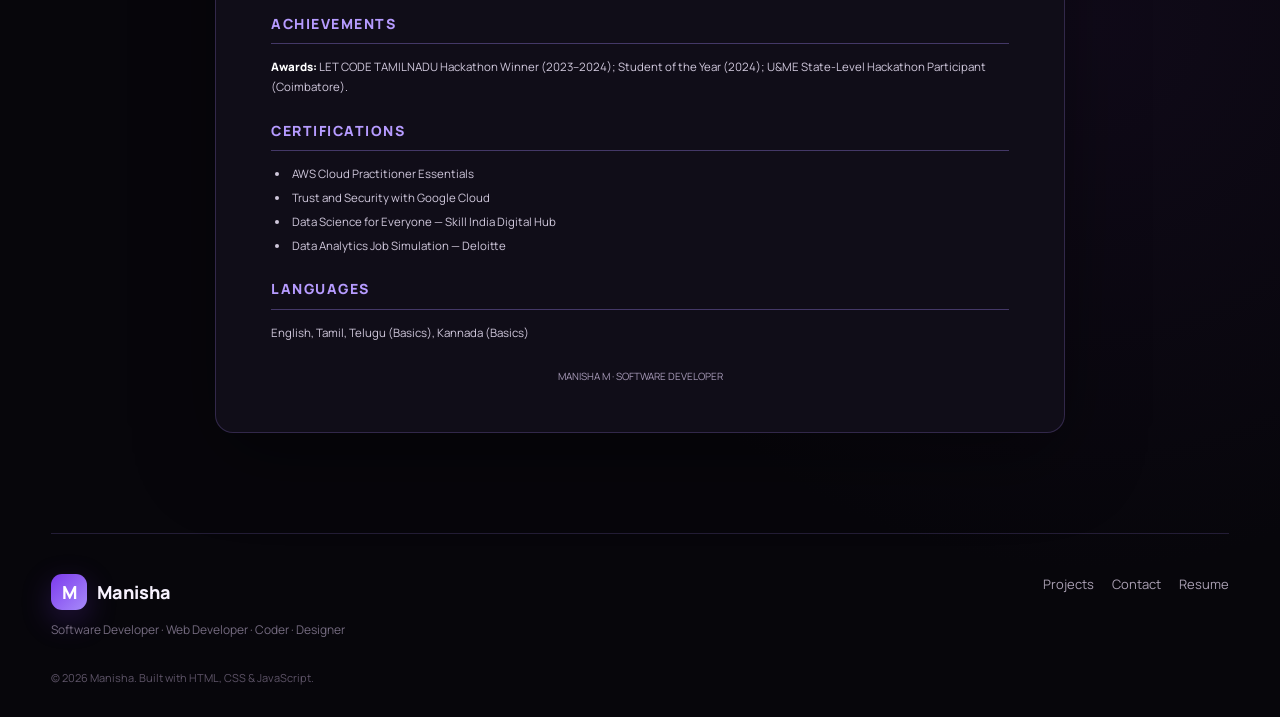
<file: resume.html>
<!DOCTYPE html>
<html lang="en">

<head>
    <meta charset="UTF-8">
    <meta name="viewport" content="width=device-width, initial-scale=1.0">
    <meta name="description" content="Manisha M - Software Developer Resume">

    <title>Resume | Manisha Portfolio</title>

    <link rel="preconnect" href="https://fonts.googleapis.com">
    <link rel="preconnect" href="https://fonts.gstatic.com" crossorigin>
    <link
        href="https://fonts.googleapis.com/css2?family=DM+Mono:wght@400;500&family=Manrope:wght@400;500;600;700;800&display=swap"
        rel="stylesheet">

    <link rel="stylesheet" href="styles.css">

    <style>
        /* RESUME PAGE */

        .resume-page {
            padding-top: 65px;
            padding-bottom: 100px;
        }

        .resume-heading {
            text-align: center;
            margin: 0 auto 35px;
        }

        .resume-heading h1 {
            font-size: clamp(38px, 6vw, 64px);
            letter-spacing: -0.05em;
            margin: 10px 0;
        }

        .resume-heading h1 span {
            color: var(--teal);
        }

        .resume-heading p {
            color: var(--muted);
            font-size: 14px;
        }

        .resume-actions {
            display: flex;
            justify-content: center;
            flex-wrap: wrap;
            gap: 12px;
            margin: 25px auto 35px;
        }

        .resume-button {
            border: 1px solid rgba(167, 139, 250, .25);
            border-radius: 12px;
            padding: 12px 20px;
            font: inherit;
            font-size: 12px;
            font-weight: 800;
            cursor: pointer;
            text-decoration: none;
            color: var(--text);
            background: rgba(167, 139, 250, .08);
            transition: .25s ease;
        }

        .resume-button.primary {
            background: linear-gradient(135deg, #7c3aed, #8b5cf6);
            border-color: transparent;
            color: white;
        }

        .resume-button:hover {
            transform: translateY(-3px);
        }

        /* RESUME SHEET */

        .resume-sheet {
            width: 100%;
            max-width: 850px;
            margin: 0 auto;
            padding: 48px 55px;
            position: relative;
            overflow: hidden;
            border-radius: 18px;
            border: 1px solid rgba(167, 139, 250, .22);
            background: #100d18;
            box-shadow: 0 25px 80px rgba(0, 0, 0, .35);
            color: #f5f0ff;
        }

        .resume-top {
            text-align: center;
            padding-bottom: 22px;
            border-bottom: 2px solid #8b5cf6;
        }

        .resume-top h2 {
            margin: 0;
            font-size: 32px;
            font-weight: 800;
            letter-spacing: 2px;
        }

        .resume-role {
            margin: 7px 0 12px;
            color: #b69bff;
            font-size: 13px;
            font-weight: 800;
            letter-spacing: 2px;
        }

        .resume-contact {
            display: flex;
            justify-content: center;
            align-items: center;
            flex-wrap: wrap;
            gap: 7px 14px;
            font-size: 11px;
            line-height: 1.8;
            color: #c4bbd2;
        }

        .resume-contact a {
            color: #c4bbd2;
            text-decoration: none;
            overflow-wrap: anywhere;
        }

        .resume-contact a:hover {
            color: #b69bff;
        }

        .resume-summary {
            padding: 20px 0 5px;
            font-size: 12px;
            line-height: 1.85;
            color: #d0c8dc;
            text-align: justify;
        }

        .resume-section {
            margin-top: 22px;
        }

        .resume-section h3 {
            color: #b69bff;
            font-size: 14px;
            font-weight: 800;
            letter-spacing: 1.5px;
            text-transform: uppercase;
            border-bottom: 1px solid rgba(167, 139, 250, .35);
            padding-bottom: 8px;
            margin: 0 0 13px;
        }

        .resume-section p,
        .resume-section li {
            font-size: 11.5px;
            line-height: 1.75;
            color: #d0c8dc;
        }

        .resume-section p {
            margin: 5px 0;
        }

        .resume-section strong {
            color: #ffffff;
            font-weight: 800;
        }

        .resume-section ul {
            margin: 7px 0 12px;
            padding-left: 19px;
        }

        .resume-section li {
            padding-left: 2px;
            margin-bottom: 4px;
        }

        .resume-entry {
            margin-bottom: 15px;
            break-inside: avoid;
        }

        .resume-entry-title {
            display: flex;
            justify-content: space-between;
            align-items: baseline;
            gap: 12px;
            flex-wrap: wrap;
            margin-bottom: 3px;
        }

        .resume-entry-title h4 {
            margin: 0;
            font-size: 12px;
            color: #ffffff;
            font-weight: 800;
        }

        .resume-date {
            color: #b69bff;
            font-size: 10.5px;
            font-weight: 700;
            white-space: nowrap;
        }

        .resume-subtitle {
            font-size: 11px;
            font-weight: 700;
            color: #bdb0d3;
        }

        .skills-grid {
            display: grid;
            grid-template-columns: 1fr 1fr;
            gap: 10px 22px;
        }

        .skill-item {
            font-size: 11px;
            line-height: 1.8;
            color: #d0c8dc;
        }

        .skill-item strong {
            color: #ffffff;
        }

        .resume-education {
            display: flex;
            justify-content: space-between;
            gap: 15px;
            flex-wrap: wrap;
        }

        .resume-footer {
            text-align: center;
            margin-top: 25px;
            color: #a89bb9;
            font-size: 10px;
        }

        @media (max-width: 650px) {
            .resume-sheet {
                padding: 28px 22px;
            }

            .resume-top h2 {
                font-size: 26px;
            }

            .skills-grid {
                grid-template-columns: 1fr;
            }

            .resume-entry-title {
                display: block;
            }

            .resume-date {
                display: block;
                margin-top: 4px;
            }

            .resume-section p,
            .resume-section li {
                font-size: 11px;
            }
        }

        /* PRINT / SAVE AS PDF */

        @page {
            size: A4;
            margin: 12mm;
        }

        @media print {
            body {
                background: #ffffff !important;
                color: #222222 !important;
                -webkit-print-color-adjust: exact;
                print-color-adjust: exact;
            }

            .site-header,
            .footer,
            .animated-bg,
            .page-glow,
            .back-top,
            .resume-heading,
            .resume-actions {
                display: none !important;
            }

            .resume-page,
            main,
            .content-page {
                padding: 0 !important;
                margin: 0 !important;
                width: 100% !important;
                max-width: none !important;
            }

            .resume-sheet {
                width: 100%;
                max-width: none;
                margin: 0;
                padding: 0;
                border: none;
                border-radius: 0;
                box-shadow: none;
                background: #ffffff !important;
                color: #222222 !important;
                overflow: visible;
            }

            .resume-top {
                border-bottom-color: #6d28d9;
            }

            .resume-top h2,
            .resume-section strong,
            .resume-entry-title h4 {
                color: #17111f !important;
            }

            .resume-role,
            .resume-section h3,
            .resume-date {
                color: #6d28d9 !important;
            }

            .resume-contact,
            .resume-contact a,
            .resume-summary,
            .resume-section p,
            .resume-section li,
            .skill-item,
            .resume-subtitle,
            .resume-footer {
                color: #333333 !important;
            }

            .resume-section h3 {
                border-bottom-color: #c4b5fd;
            }

            .resume-section,
            .resume-entry {
                break-inside: avoid;
            }

            a {
                text-decoration: none !important;
            }
        }
    </style>
</head>

<body>

    <!-- BACKGROUND -->

    <div class="page-glow page-glow-a"></div>
    <div class="page-glow page-glow-b"></div>

    <div class="animated-bg" aria-hidden="true">
        <span class="bg-orb o1"></span>
        <span class="bg-orb o2"></span>
        <span class="bg-orb o3"></span>
        <span class="bg-ring"></span>
        <span class="bg-square"></span>
        <span class="bg-dot d1"></span>
        <span class="bg-dot d2"></span>
        <span class="bg-dot d3"></span>
    </div>

    <!-- NAVIGATION -->

    <header class="site-header">
        <nav class="nav shell">

            <a class="brand" href="index.html">
                <span class="brand-mark">M</span>
                <span>Manisha</span>
            </a>

            <button class="menu-toggle" id="menuToggle" aria-label="Open navigation">
                <span></span>
                <span></span>
                <span></span>
            </button>

            <div class="nav-links" id="navLinks">
                <a href="index.html" class="nav-link">Home</a>
                <a href="about.html" class="nav-link">About</a>
                <a href="education.html" class="nav-link">Education</a>
                <a href="skills.html" class="nav-link">Skills</a>
                <a href="experience.html" class="nav-link">Experience</a>
                <a href="projects.html" class="nav-link">Projects</a>
                <a href="certifications.html" class="nav-link">Certifications</a>
                <a href="achievements.html" class="nav-link">Achievements</a>
                <a href="contact.html" class="nav-link">Contact</a>
            </div>

        </nav>
    </header>

    <!-- RESUME -->

    <main>
        <section class="content-page shell resume-page">

            <div class="resume-heading">
                <p class="eyebrow">CURRICULUM VITAE</p>
                <h1>My <span>Resume.</span></h1>
                <p>Education, skills, internships and projects.</p>
            </div>

            <div class="resume-actions">
                <button class="resume-button primary" onclick="window.print()">
                    Download / Save as PDF ↓
                </button>

                <a class="resume-button" href="projects.html">
                    View Projects →
                </a>
            </div>

            <article class="resume-sheet" id="resumeDocument">

                <!-- CONTACT HEADER -->

                <header class="resume-top">
                    <h2>MANISHA M</h2>
                    <p class="resume-role">SOFTWARE DEVELOPER</p>

                    <div class="resume-contact">
                        <a href="mailto:manisham11112006@gmail.com">
                            manisham11112006@gmail.com
                        </a>

                        <span>|</span>

                        <a href="tel:+917538829419">
                            +91 7538829419
                        </a>

                        <span>|</span>

                        <a href="https://chimerical-crisp-f764ba.netlify.app/" target="_blank"
                            rel="noopener noreferrer">
                            Personal Portfolio ↗
                        </a>

                        <span>|</span>

                        <a href="https://www.linkedin.com/in/manisha-m-a74a48327?utm_source=share_via&utm_content=profile&utm_medium=member_android"
                            target="_blank" rel="noopener noreferrer">
                            LinkedIn: Manisha M
                        </a>

                        <span>|</span>

                        <a href="https://leetcode.com/u/manisha_murugesan/" target="_blank" rel="noopener noreferrer">
                            LeetCode: manisha_murugesan ↗
                        </a>

                        <span>|</span>

                        <a href="https://github.com/manisham1111" target="_blank" rel="noopener noreferrer">
                            GitHub ↗
                        </a>
                    </div>
                </header>

                <!-- SUMMARY -->

                <div class="resume-summary">
                    Passionate Computer Science Engineering student seeking
                    a software development role to apply my programming,
                    web development, and problem-solving skills while
                    continuously learning and contributing to real-world
                    projects.
                </div>

                <!-- SKILLS -->

                <section class="resume-section">
                    <h3>Skills</h3>

                    <div class="skills-grid">

                        <div class="skill-item">
                            <strong>Programming:</strong>
                            C++, Java, Python
                        </div>

                        <div class="skill-item">
                            <strong>Backend:</strong>
                            Spring Boot, REST APIs, Postman
                        </div>

                        <div class="skill-item">
                            <strong>Web Development:</strong>
                            HTML, CSS, JavaScript, ReactJS
                        </div>

                        <div class="skill-item">
                            <strong>Database:</strong>
                            MySQL, DBMS
                        </div>

                        <div class="skill-item">
                            <strong>Core Concepts:</strong>
                            DSA, OOPs, OS
                        </div>

                        <div class="skill-item">
                            <strong>Development Tools:</strong>
                            VS Code, GitHub, Excel, Power BI
                        </div>

                    </div>
                </section>

                <!-- INTERNSHIPS -->

                <section class="resume-section">
                    <h3>Internships</h3>

                    <div class="resume-entry">
                        <div class="resume-entry-title">
                            <h4>Future Interns</h4>
                            <span class="resume-date">March 2026</span>
                        </div>
                        <p><strong>Prompt Engineering Intern</strong> — 1 Month</p>
                    </div>

                    <div class="resume-entry">
                        <div class="resume-entry-title">
                            <h4>Bluestock.in</h4>
                            <span class="resume-date">April 2026</span>
                        </div>
                        <p><strong>Data Analyst Intern</strong> — 1 Month</p>
                    </div>

                    <div class="resume-entry">
                        <div class="resume-entry-title">
                            <h4>Amypo Technologies Pvt. Ltd.</h4>
                            <span class="resume-date">May 2026</span>
                        </div>
                        <p><strong>Software Developer Intern</strong> — 15 Days</p>
                    </div>
                </section>

                <!-- PROJECTS -->

                <section class="resume-section">
                    <h3>Projects</h3>

                    <div class="resume-entry">
                        <div class="resume-entry-title">
                            <h4>Leaf Diseases Detector</h4>
                        </div>
                        <p>
                            <strong>Technologies:</strong>
                            HTML, CSS, JavaScript, Python, CNN / Deep Learning
                        </p>
                        <p>
                            The Seed Disease Detection project utilizes
                            Convolutional Neural Networks (CNN) to support
                            early detection and classification of seed
                            diseases, helping farmers with crop protection
                            and management.
                        </p>
                    </div>

                    <div class="resume-entry">
                        <div class="resume-entry-title">
                            <h4>Document Sharing System</h4>
                        </div>
                        <p>
                            <strong>Technologies:</strong>
                            React.js, Java, Spring Boot, MySQL,
                            Spring Data JPA/Hibernate, REST APIs
                        </p>
                        <p>
                            Developed a secure document management system
                            with document uploading, organization, sharing,
                            user authentication, and role-based admin
                            functionalities.
                        </p>
                    </div>

                    <div class="resume-entry">
                        <div class="resume-entry-title">
                            <h4>Edge Based Smart Irrigation System</h4>
                        </div>
                        <p>
                            <strong>Technologies:</strong>
                            ESP32, C++ (Arduino IDE), HTML, CSS,
                            JavaScript, Node.js
                        </p>
                        <p>
                            Developed a smart irrigation system that monitors
                            soil moisture and automatically controls a water
                            pump based on soil conditions. Implemented a web
                            dashboard for real-time monitoring and
                            manual/automatic motor control.
                        </p>
                    </div>
                </section>

                <!-- EDUCATION -->

                <section class="resume-section">
                    <h3>Education</h3>

                    <div class="resume-education">
                        <div>
                            <p><strong>Bachelor of Computer Science and Engineering</strong></p>
                            <p>Sri Krishna College of Engineering and Technology</p>
                            <p>CGPA: <strong>8.33</strong></p>
                        </div>

                        <div>
                            <span class="resume-date">2024 – 2028</span>
                        </div>
                    </div>
                </section>

                <!-- ACHIEVEMENTS -->

                <section class="resume-section">
                    <h3>Achievements</h3>

                    <p>
                        <strong>Awards:</strong>
                        LET CODE TAMILNADU Hackathon Winner (2023–2024);
                        Student of the Year (2024);
                        U&amp;ME State-Level Hackathon Participant (Coimbatore).
                    </p>
                </section>

                <!-- CERTIFICATIONS -->

                <section class="resume-section">
                    <h3>Certifications</h3>

                    <ul>
                        <li>AWS Cloud Practitioner Essentials</li>
                        <li>Trust and Security with Google Cloud</li>
                        <li>Data Science for Everyone — Skill India Digital Hub</li>
                        <li>Data Analytics Job Simulation — Deloitte</li>
                    </ul>
                </section>

                <!-- LANGUAGES -->

                <section class="resume-section">
                    <h3>Languages</h3>
                    <p>English, Tamil, Telugu (Basics), Kannada (Basics)</p>
                </section>

                <div class="resume-footer">
                    MANISHA M · SOFTWARE DEVELOPER
                </div>

            </article>

        </section>
    </main>

    <!-- FOOTER -->

    <footer class="footer shell">
        <div>
            <a class="brand" href="index.html">
                <span class="brand-mark">M</span>
                <span>Manisha</span>
            </a>
            <p>Software Developer · Web Developer · Coder · Designer</p>
        </div>

        <div class="footer-links">
            <a href="projects.html">Projects</a>
            <a href="contact.html">Contact</a>
            <a href="resume.html">Resume</a>
        </div>

        <div class="footer-bottom">
            © 2026 Manisha. Built with HTML, CSS &amp; JavaScript.
        </div>
    </footer>

    <button class="back-top" id="backTop" aria-label="Back to top">↑</button>

    <script src="app.js"></script>

</body>

</html>
</file>
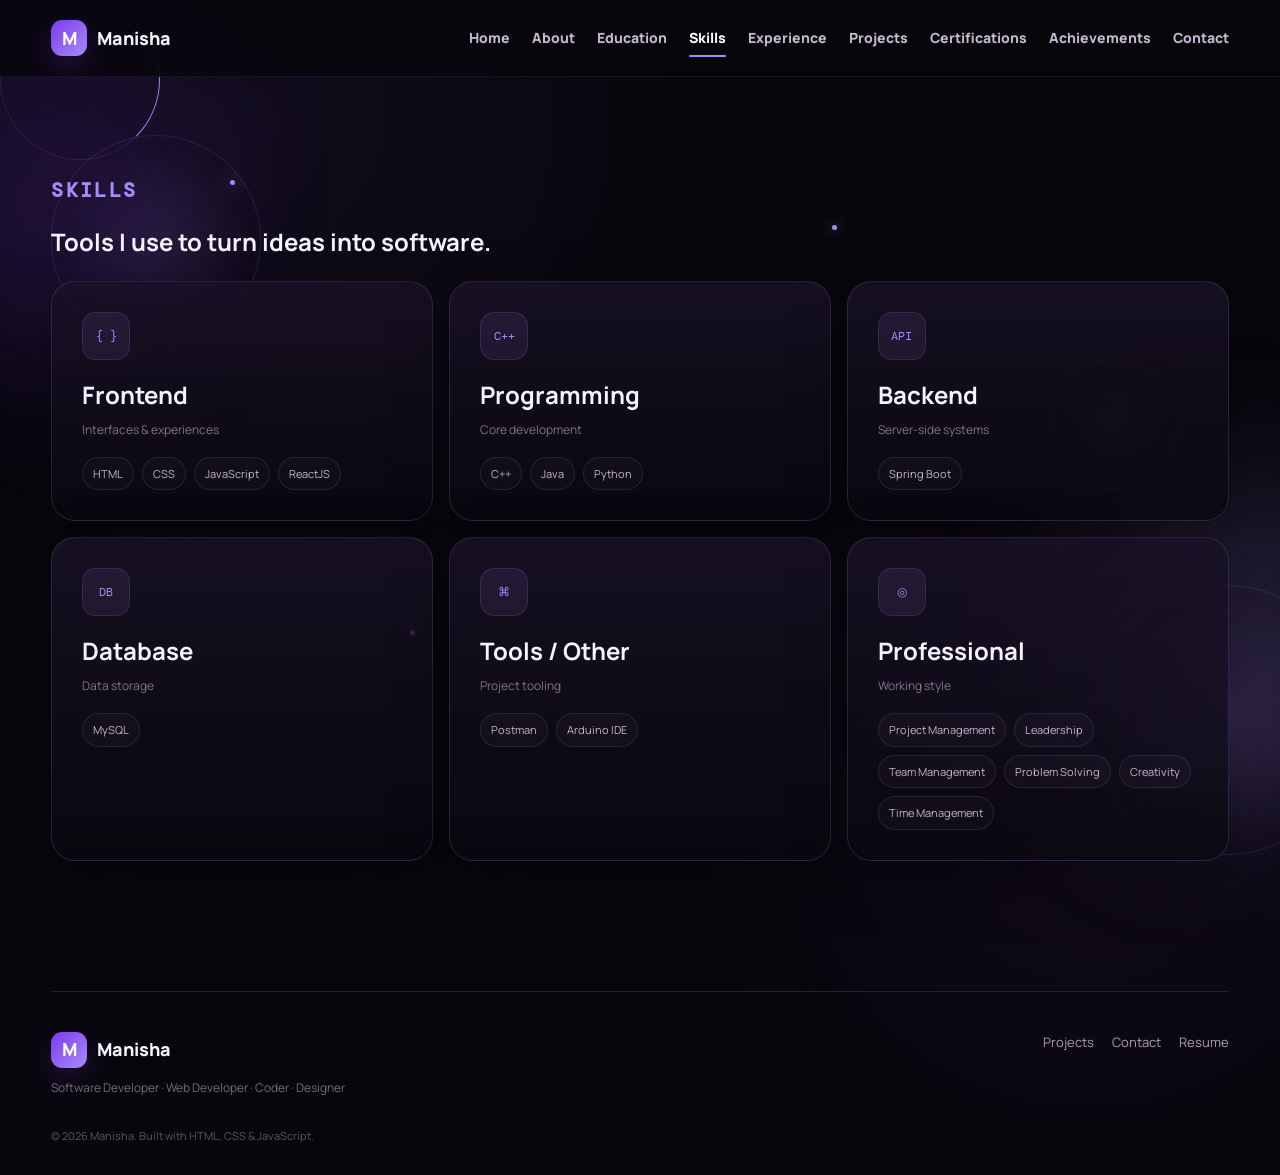
<file: skills.html>
<!DOCTYPE html>
<html lang="en">

<head>
  <meta charset="UTF-8">
  <meta name="viewport" content="width=device-width, initial-scale=1.0">
  <meta name="description" content="Manisha — Software Developer, Web Developer, Coder and Designer portfolio.">
  <title>Skills | Manisha Portfolio</title>
  <link rel="preconnect" href="https://fonts.googleapis.com">
  <link rel="preconnect" href="https://fonts.gstatic.com" crossorigin>
  <link
    href="https://fonts.googleapis.com/css2?family=DM+Mono:wght@400;500&family=Manrope:wght@400;500;600;700;800&display=swap"
    rel="stylesheet">
  <link rel="stylesheet" href="styles.css">
</head>

<body>
  <div class="page-glow page-glow-a"></div>
  <div class="page-glow page-glow-b"></div>
  <div class="animated-bg" aria-hidden="true"><span class="bg-orb o1"></span><span class="bg-orb o2"></span><span
      class="bg-orb o3"></span><span class="bg-ring"></span><span class="bg-square"></span><span
      class="bg-dot d1"></span><span class="bg-dot d2"></span><span class="bg-dot d3"></span></div>
  <header class="site-header">
    <nav class="nav shell">
      <a class="brand" href="index.html"><span class="brand-mark">M</span><span>Manisha</span></a>
      <button class="menu-toggle" id="menuToggle"
        aria-label="Open navigation"><span></span><span></span><span></span></button>
      <div class="nav-links" id="navLinks">
        <a href="index.html" class="nav-link" data-page="index.html">Home</a><a href="about.html" class="nav-link"
          data-page="about.html">About</a><a href="education.html" class="nav-link"
          data-page="education.html">Education</a><a href="skills.html" class="nav-link"
          data-page="skills.html">Skills</a><a href="experience.html" class="nav-link"
          data-page="experience.html">Experience</a><a href="projects.html" class="nav-link"
          data-page="projects.html">Projects</a><a href="certifications.html" class="nav-link"
          data-page="certifications.html">Certifications</a><a href="achievements.html" class="nav-link"
          data-page="achievements.html">Achievements</a><a href="contact.html" class="nav-link"
          data-page="contact.html">Contact</a>
      </div>
    </nav>
  </header>
  <main>
    <section class="content-page shell page-section">
      <div class="page-header reveal">
        <div>
          <p class="eyebrow">Skills</p>
          <h1>Tools I use to <span>turn ideas into software.</span></h1>
        </div>
      </div>
      <div class="card-grid">
        <article class="skill-card reveal"><b class="icon">{ }</b>
          <h2>Frontend</h2>
          <p>Interfaces & experiences</p>
          <div class="tags"><span>HTML</span><span>CSS</span><span>JavaScript</span><span>ReactJS</span></div>
        </article>
        <article class="skill-card reveal delay-1"><b class="icon">C++</b>
          <h2>Programming</h2>
          <p>Core development</p>
          <div class="tags"><span>C++</span><span>Java</span><span>Python</span></div>
        </article>
        <article class="skill-card reveal delay-2"><b class="icon">API</b>
          <h2>Backend</h2>
          <p>Server-side systems</p>
          <div class="tags"><span>Spring Boot</span></div>
        </article>
        <article class="skill-card reveal"><b class="icon">DB</b>
          <h2>Database</h2>
          <p>Data storage</p>
          <div class="tags"><span>MySQL</span></div>
        </article>
        <article class="skill-card reveal delay-1"><b class="icon">⌘</b>
          <h2>Tools / Other</h2>
          <p>Project tooling</p>
          <div class="tags"><span>Postman</span><span>Arduino IDE</span></div>
        </article>
        <article class="skill-card reveal delay-2"><b class="icon">◎</b>
          <h2>Professional</h2>
          <p>Working style</p>
          <div class="tags"><span>Project Management</span><span>Leadership</span><span>Team
              Management</span><span>Problem Solving</span><span>Creativity</span><span>Time Management</span></div>
        </article>
      </div>
    </section>
  </main>
  <footer class="footer shell">
    <div><a class="brand" href="index.html"><span class="brand-mark">M</span><span>Manisha</span></a>
      <p>Software Developer · Web Developer · Coder · Designer</p>
    </div>
    <div class="footer-links"><a href="projects.html">Projects</a><a href="contact.html">Contact</a><a
        href="resume.html">Resume</a></div>
    <div class="footer-bottom">© 2026 Manisha. Built with HTML, CSS & JavaScript.</div>
  </footer>
  <button class="back-top" id="backTop" aria-label="Back to top">↑</button>
  <script src="app.js"></script>
</body>

</html>
</file>
<file: styles.css>
:root {
    --bg: #07060b;
    --bg-soft: #0e0b16;
    --panel: rgba(25, 18, 38, .82);
    --panel-strong: #171022;
    --text: #f7f2ff;
    --muted: #b0a5bd;
    --line: rgba(167, 139, 250, .18);
    --accent: #a78bfa;
    --accent2: #7c3aed;
    --shell: min(1180px, 92vw);
    --radius: 24px
}

* {
    box-sizing: border-box
}

html {
    scroll-behavior: smooth
}

body {
    margin: 0;
    background: radial-gradient(circle at 20% 10%, #120d1d 0, transparent 30%), radial-gradient(circle at 85% 70%, #100a19 0, transparent 28%), var(--bg);
    color: var(--text);
    font-family: "Manrope", sans-serif;
    line-height: 1.6;
    overflow-x: hidden
}

a {
    color: inherit;
    text-decoration: none
}

.shell {
    width: var(--shell);
    margin: auto
}

.site-header {
    position: sticky;
    top: 0;
    z-index: 20;
    background: rgba(7, 6, 11, .78);
    backdrop-filter: blur(18px);
    border-bottom: 1px solid rgba(167, 139, 250, .1)
}

.nav {
    min-height: 76px;
    display: flex;
    align-items: center;
    justify-content: space-between;
    gap: 22px
}

.brand {
    display: flex;
    align-items: center;
    gap: 10px;
    font-weight: 800;
    font-size: 18px
}

.brand-mark {
    width: 36px;
    height: 36px;
    border-radius: 11px;
    display: grid;
    place-items: center;
    background: linear-gradient(135deg, var(--accent2), var(--accent));
    color: #fff;
    box-shadow: 0 10px 30px rgba(124, 58, 237, .25);
    transition: .25s
}

.brand-mark:hover {
    transform: rotate(-4deg) translateY(-2px)
}

.nav-links {
    display: flex;
    align-items: center;
    gap: 22px
}

.nav-link {
    font-size: 14px;
    font-weight: 800;
    color: #c5bacf;
    position: relative;
    padding: 10px 0
}

.nav-link:hover,
.nav-link.active {
    color: #fff
}

.nav-link.active:after {
    content: "";
    position: absolute;
    left: 0;
    right: 0;
    bottom: 2px;
    height: 2px;
    background: var(--accent);
    border-radius: 2px
}

.menu-toggle {
    display: none;
    background: none;
    border: 0
}

.menu-toggle span {
    display: block;
    width: 25px;
    height: 2px;
    background: #fff;
    margin: 5px
}

.page-section {
    min-height: calc(100vh - 76px);
    padding: 100px 0
}

.hero {
    display: grid;
    grid-template-columns: 1fr .9fr;
    align-items: center;
    gap: 50px
}

.eyebrow {
    font: 800 20px "DM Mono", monospace;
    color: var(--accent);
    text-transform: uppercase;
    letter-spacing: .12em
}

.pulse-dot {
    display: inline-block;
    width: 7px;
    height: 7px;
    background: var(--accent);
    border-radius: 50%;
    margin-right: 8px;
    box-shadow: 0 0 15px var(--accent)
}

h1,
h2,
h3,
p {
    margin-top: 0
}

.hero h1 {
    font-size: clamp(54px, 8vw, 92px);
    line-height: .98;
    letter-spacing: -.065em;
    margin: 18px 0
}

.hero h1 span,
.section-heading h1 span,
.panel h2 span {
    color: var(--accent)
}

.hero-role {
    font-size: 21px;
    color: #ddd4e5;
    font-weight: 700
}

.hero-text {
    font-size: 15px;
    color: var(--muted);
    max-width: 690px;
    line-height: 1.85
}

.hero-actions {
    display: flex;
    gap: 12px;
    flex-wrap: wrap;
    margin: 28px 0
}

.btn {
    display: inline-flex;
    align-items: center;
    justify-content: center;
    gap: 8px;
    padding: 13px 17px;
    border-radius: 13px;
    font-weight: 800;
    font-size: 13px;
    border: 1px solid var(--line);
    transition: .25s
}

.btn:hover {
    transform: translateY(-3px)
}

.btn-primary {
    background: linear-gradient(135deg, var(--accent2), #8b5cf6);
    border-color: transparent;
    color: white;
    box-shadow: 0 12px 30px rgba(124, 58, 237, .22)
}

.btn-ghost {
    background: rgba(255, 255, 255, .03)
}

.btn-link {
    border-color: transparent;
    color: #d8ccff
}

.hero-meta {
    display: flex;
    gap: 18px;
    flex-wrap: wrap;
    color: #8e839a;
    font-size: 12px;
    font-family: "DM Mono", monospace
}

.hero-visual {
    position: relative;
    min-height: 470px;
    display: grid;
    place-items: center
}

.terminal-window {
    width: min(560px, 100%);
    border: 1px solid rgba(167, 139, 250, .2);
    border-radius: 20px;
    background: rgba(14, 10, 21, .9);
    box-shadow: 0 30px 80px rgba(0, 0, 0, .5);
    overflow: hidden;
    z-index: 3
}

.terminal-bar {
    height: 46px;
    display: flex;
    align-items: center;
    gap: 7px;
    padding: 0 15px;
    border-bottom: 1px solid rgba(167, 139, 250, .1);
    font: 12px "DM Mono", monospace;
    color: #9c91aa
}

.terminal-bar i {
    width: 9px;
    height: 9px;
    border-radius: 50%;
    background: #4b4055
}

.terminal-bar b {
    margin-left: auto;
    font-weight: 500
}

.terminal-body {
    padding: 25px;
    font: 13px/2 "DM Mono", monospace;
    color: #c9bfd2;
    white-space: nowrap
}

.terminal-body em {
    display: inline-block;
    width: 30px;
    color: #4e4458;
    font-style: normal
}

.indent {
    padding-left: 20px
}

.purple {
    color: #c4a7ff
}

.cyan {
    color: #75e6b0
}

.green {
    color: #8af0ad
}

.muted {
    color: #6f647a
}

.cursor {
    color: var(--accent);
    animation: blink 1s steps(2, end) infinite
}

.orbit-card {
    position: absolute;
    padding: 9px 12px;
    border-radius: 12px;
    background: rgba(20, 14, 29, .92);
    border: 1px solid rgba(167, 139, 250, .2);
    font: 11px "DM Mono", monospace;
    z-index: 4
}

.orbit-one {
    top: 58px;
    right: 8%
}

.orbit-two {
    bottom: 74px;
    left: 0
}

.orbit-three {
    top: 45%;
    right: -2%
}

.hero-ring {
    position: absolute;
    width: 420px;
    height: 420px;
    border: 1px solid rgba(167, 139, 250, .15);
    border-radius: 50%;
    animation: spin 18s linear infinite
}

.content-page {
    padding-bottom: 130px
}

.section-heading {
    display: grid;
    grid-template-columns: 70px 1fr;
    gap: 22px;
    margin-bottom: 48px
}

.section-number {
    font: 12px "DM Mono", monospace;
    color: #685c73;
    padding-top: 8px
}

.section-heading h1 {
    font-size: clamp(44px, 6vw, 70px);
    line-height: 1.03;
    letter-spacing: -.06em;
    margin: 0;
    max-width: 900px
}

.about-grid,
.contact-grid {
    display: grid;
    grid-template-columns: 1.2fr .8fr;
    gap: 20px
}

.panel,
.skill-card,
.project-card,
.achievement-card {
    background: linear-gradient(180deg, rgba(25, 18, 38, .82), rgba(10, 8, 15, .78));
    border: 1px solid var(--line);
    border-radius: var(--radius);
    box-shadow: 0 20px 60px rgba(0, 0, 0, .28);
    padding: 30px
}

.panel p,
.project-body p,
.contact-info p {
    color: var(--muted);
    font-size: 14px;
    line-height: 1.85
}

.tags {
    display: flex;
    gap: 8px;
    flex-wrap: wrap;
    margin-top: 18px
}

.tags span {
    padding: 7px 10px;
    border-radius: 999px;
    border: 1px solid rgba(167, 139, 250, .15);
    background: rgba(255, 255, 255, .025);
    color: #c3b8ce;
    font-size: 11px
}

.stats {
    display: grid;
    grid-template-columns: 1fr 1fr;
    gap: 14px
}

.stat {
    padding: 26px;
    border: 1px solid var(--line);
    border-radius: var(--radius);
    background: rgba(25, 18, 38, .7);
    display: flex;
    flex-direction: column;
    justify-content: end;
    min-height: 150px
}

.stat strong {
    font-size: 46px;
    line-height: 1
}

.stat small {
    color: var(--muted);
    margin-top: 8px
}

.timeline {
    position: relative;
    padding-left: 30px;
    max-width: 900px
}

.timeline:before {
    content: "";
    position: absolute;
    left: 6px;
    top: 10px;
    bottom: 10px;
    width: 1px;
    background: linear-gradient(var(--accent), transparent)
}

.timeline-item {
    position: relative;
    margin-bottom: 20px
}

.timeline .dot {
    position: absolute;
    left: -30px;
    top: 25px;
    width: 11px;
    height: 11px;
    border-radius: 50%;
    background: var(--accent);
    box-shadow: 0 0 0 6px rgba(167, 139, 250, .08)
}

.timeline small,
.experience-card>small,
.project-body>small,
.achievement-card>small {
    font: 11px "DM Mono", monospace;
    color: var(--accent)
}

.timeline h2 {
    margin: 8px 0 4px
}

.timeline strong {
    color: #d7caff
}

.card-grid {
    display: grid;
    grid-template-columns: repeat(3, 1fr);
    gap: 16px
}

.card-grid.two {
    grid-template-columns: 1fr 1fr
}

.skill-card h2,
.experience-card h2,
.cert-card h2,
.achievement-card h2 {
    margin: 16px 0 5px
}

.skill-card p {
    color: #81768c;
    font-size: 12px
}

.icon {
    width: 48px;
    height: 48px;
    display: grid;
    place-items: center;
    border-radius: 14px;
    background: rgba(167, 139, 250, .09);
    border: 1px solid rgba(167, 139, 250, .15);
    color: var(--accent);
    font: 12px "DM Mono", monospace
}

.experience-card h3 {
    color: #d8cfee;
    font-size: 14px
}

.experience-card p,
.cert-card p {
    color: var(--muted);
    font-size: 13px
}

.project-grid {
    display: grid;
    grid-template-columns: 1fr 1fr;
    gap: 18px
}

.project-card {
    padding: 0;
    overflow: hidden
}

.project-card.featured {
    grid-column: span 2;
    display: grid;
    grid-template-columns: .9fr 1.1fr
}

.project-visual {
    min-height: 260px;
    padding: 20px;
    position: relative;
    display: flex;
    flex-direction: column;
    justify-content: space-between;
    background: linear-gradient(145deg, #24153d, #0d0915);
    overflow: hidden
}

.project-visual:after {
    content: "";
    position: absolute;
    width: 220px;
    height: 220px;
    border: 1px solid rgba(255, 255, 255, .12);
    border-radius: 50%;
    right: -60px;
    bottom: -70px
}

.project-visual span {
    font-size: 88px;
    color: rgba(196, 167, 255, .35);
    align-self: center;
    z-index: 1
}

.project-visual b,
.project-visual small {
    position: relative;
    z-index: 2;
    font: 11px "DM Mono", monospace;
    color: #8f82a2
}

.project-body {
    padding: 28px
}

.project-body h2 {
    font-size: 27px;
    letter-spacing: -.04em;
    margin: 9px 0
}

.spring {
    background: linear-gradient(145deg, #181c3d, #0b0915)
}

.wallet {
    background: linear-gradient(145deg, #32183d, #0d0915)
}

.iot {
    background: linear-gradient(145deg, #151e3d, #0a0915)
}

.achievement-card {
    min-height: 220px;
    display: flex;
    flex-direction: column;
    justify-content: end
}

.achievement-card:first-child {
    background: linear-gradient(135deg, rgba(124, 58, 237, .18), rgba(167, 139, 250, .04))
}

.achievement-icon {
    font-size: 26px;
    color: var(--accent)
}

.achievement-card strong {
    color: #d0c5da;
    font-size: 13px
}

.life-block {
    margin-top: 20px
}

.contact-list {
    display: grid;
    gap: 17px;
    margin-top: 28px
}

.contact-list a,
.contact-list div {
    display: flex;
    flex-direction: column
}

.contact-list small,
.social-links>span {
    font: 10px "DM Mono", monospace;
    color: #766a80;
    text-transform: uppercase
}

.contact-list strong {
    font-size: 14px
}

.social-links {
    display: flex;
    gap: 16px;
    align-items: center;
    flex-wrap: wrap;
    margin-top: 28px;
    font-size: 13px
}

.social-links a:hover {
    color: var(--accent)
}

.form-grid {
    display: grid;
    grid-template-columns: 1fr 1fr;
    gap: 14px
}

.contact-form label {
    display: grid;
    gap: 8px;
    margin-bottom: 15px;
    font-size: 12px;
    color: #a79bb2
}

.contact-form input,
.contact-form textarea {
    width: 100%;
    padding: 13px 14px;
    border-radius: 13px;
    border: 1px solid rgba(167, 139, 250, .16);
    background: rgba(5, 4, 8, .65);
    color: #fff;
    outline: none;
    font: 14px "Manrope", sans-serif
}

.contact-form input:focus,
.contact-form textarea:focus {
    border-color: rgba(167, 139, 250, .55);
    box-shadow: 0 0 0 3px rgba(167, 139, 250, .08)
}

.form-actions {
    display: flex;
    align-items: center;
    gap: 15px;
    flex-wrap: wrap
}

.form-actions span {
    font-size: 12px;
    color: var(--accent)
}

.resume-card {
    max-width: 900px
}

.resume-card h2 {
    margin-top: 28px;
    color: var(--accent)
}

.footer {
    padding: 40px 0 30px;
    border-top: 1px solid var(--line);
    display: grid;
    grid-template-columns: 1fr 1fr;
    gap: 20px
}

.footer p {
    color: #756b80;
    font-size: 12px;
    margin: 10px 0
}

.footer-links {
    display: flex;
    justify-content: flex-end;
    gap: 18px;
    font-size: 13px;
    color: #aaa0b3
}

.footer-links a:hover {
    color: var(--accent)
}

.footer-bottom {
    grid-column: 1/-1;
    color: #5e5468;
    font-size: 11px
}

.back-top {
    position: fixed;
    right: 22px;
    bottom: 22px;
    width: 42px;
    height: 42px;
    border-radius: 13px;
    border: 1px solid var(--line);
    background: rgba(15, 10, 21, .94);
    color: #fff;
    opacity: 0;
    pointer-events: none;
    transition: .25s
}

.back-top.visible {
    opacity: 1;
    pointer-events: auto
}

.reveal {
    opacity: 0;
    transform: translateY(22px);
    transition: .7s
}

.reveal.in-view {
    opacity: 1;
    transform: none
}

.delay-1 {
    transition-delay: .1s
}

.delay-2 {
    transition-delay: .2s
}

.page-glow {
    position: fixed;
    pointer-events: none;
    filter: blur(80px);
    opacity: .16;
    border-radius: 50%;
    z-index: -1
}

.page-glow-a {
    width: 320px;
    height: 320px;
    top: 5%;
    left: -120px;
    background: var(--accent2)
}

.page-glow-b {
    width: 360px;
    height: 360px;
    bottom: 8%;
    right: -140px;
    background: var(--accent)
}

.animated-bg {
    position: fixed;
    inset: 0;
    overflow: hidden;
    pointer-events: none;
    z-index: -2
}

.bg-orb {
    position: absolute;
    border: 1px solid rgba(167, 139, 250, .15);
    border-radius: 50%;
    background: radial-gradient(circle, rgba(167, 139, 250, .1), transparent 68%);
    animation: travel 16s ease-in-out infinite
}

.o1 {
    width: 210px;
    height: 210px;
    top: 15%;
    left: 4%;
    animation-delay: -3s
}

.o2 {
    width: 130px;
    height: 130px;
    top: 40%;
    right: 8%;
    animation-duration: 19s
}

.o3 {
    width: 270px;
    height: 270px;
    bottom: 5%;
    right: -80px;
    animation-duration: 22s
}

.bg-ring {
    position: absolute;
    width: 160px;
    height: 160px;
    border: 1px solid rgba(167, 139, 250, .14);
    border-right-color: var(--accent);
    border-radius: 50%;
    animation: ringMove 18s linear infinite
}

.bg-square {
    position: absolute;
    width: 38px;
    height: 38px;
    border: 1px solid rgba(167, 139, 250, .2);
    transform: rotate(45deg);
    animation: squareMove 12s ease-in-out infinite
}

.bg-dot {
    position: absolute;
    width: 5px;
    height: 5px;
    border-radius: 50%;
    background: var(--accent);
    box-shadow: 0 0 16px var(--accent);
    animation: dotMove 8s ease-in-out infinite
}

.d1 {
    top: 20%;
    left: 18%
}

.d2 {
    top: 70%;
    left: 32%;
    animation-delay: -3s
}

.d3 {
    top: 25%;
    left: 65%;
    animation-delay: -5s
}

@keyframes travel {
    0% {
        transform: translate(-4vw, -2vh) scale(.85);
        opacity: .15
    }

    25% {
        transform: translate(20vw, 10vh) scale(1.1);
        opacity: .65
    }

    50% {
        transform: translate(45vw, -7vh) scale(.95);
        opacity: .4
    }

    75% {
        transform: translate(72vw, 13vh) scale(1.12);
        opacity: .7
    }

    100% {
        transform: translate(108vw, 4vh) scale(.8);
        opacity: .08
    }
}

@keyframes ringMove {
    0% {
        transform: translate(-8vw, 10vh) rotate(0)
    }

    50% {
        transform: translate(50vw, -8vh) rotate(180deg)
    }

    100% {
        transform: translate(108vw, 10vh) rotate(360deg)
    }
}

@keyframes squareMove {
    0% {
        transform: translate(-5vw, 12vh) rotate(45deg)
    }

    50% {
        transform: translate(52vw, -10vh) rotate(225deg)
    }

    100% {
        transform: translate(108vw, 14vh) rotate(405deg)
    }
}

@keyframes dotMove {
    0% {
        transform: translate(-3vw, 0) scale(.6);
        opacity: .1
    }

    50% {
        transform: translate(48vw, 8vh) scale(1.3);
        opacity: 1
    }

    100% {
        transform: translate(108vw, 3vh) scale(.5);
        opacity: 0
    }
}

@keyframes spin {
    to {
        transform: rotate(360deg)
    }
}

@keyframes blink {
    50% {
        opacity: 0
    }
}

@media(max-width:1000px) {
    .hero {
        grid-template-columns: 1fr
    }

    .card-grid,
    .card-grid.three {
        grid-template-columns: 1fr 1fr
    }

    .project-card.featured {
        grid-template-columns: 1fr
    }

    .project-card.featured {
        grid-column: span 2
    }

    .about-grid,
    .contact-grid {
        grid-template-columns: 1fr
    }

    .nav-links {
        gap: 12px
    }
}

@media(max-width:760px) {
    .nav {
        min-height: 68px
    }

    .menu-toggle {
        display: block
    }

    .nav-links {
        display: none;
        position: absolute;
        top: 68px;
        left: 0;
        right: 0;
        flex-direction: column;
        align-items: stretch;
        padding: 12px 4vw 18px;
        background: rgba(7, 6, 11, .98);
        border-bottom: 1px solid var(--line)
    }

    .nav-links.open {
        display: flex
    }

    .nav-link {
        padding: 9px 0
    }

    .page-section {
        padding: 75px 0
    }

    .section-heading {
        grid-template-columns: 45px 1fr;
        gap: 12px
    }

    .hero h1 {
        font-size: clamp(52px, 15vw, 78px)
    }

    .hero-visual {
        min-height: 360px
    }

    .hero-ring {
        width: 290px;
        height: 290px
    }

    .orbit-card {
        display: none
    }

    .card-grid,
    .card-grid.two,
    .project-grid {
        grid-template-columns: 1fr
    }

    .project-card.featured {
        grid-column: auto
    }

    .form-grid {
        grid-template-columns: 1fr
    }

    .footer {
        grid-template-columns: 1fr
    }

    .footer-links {
        justify-content: flex-start
    }

    .footer-bottom {
        grid-column: auto
    }
}
</file>
